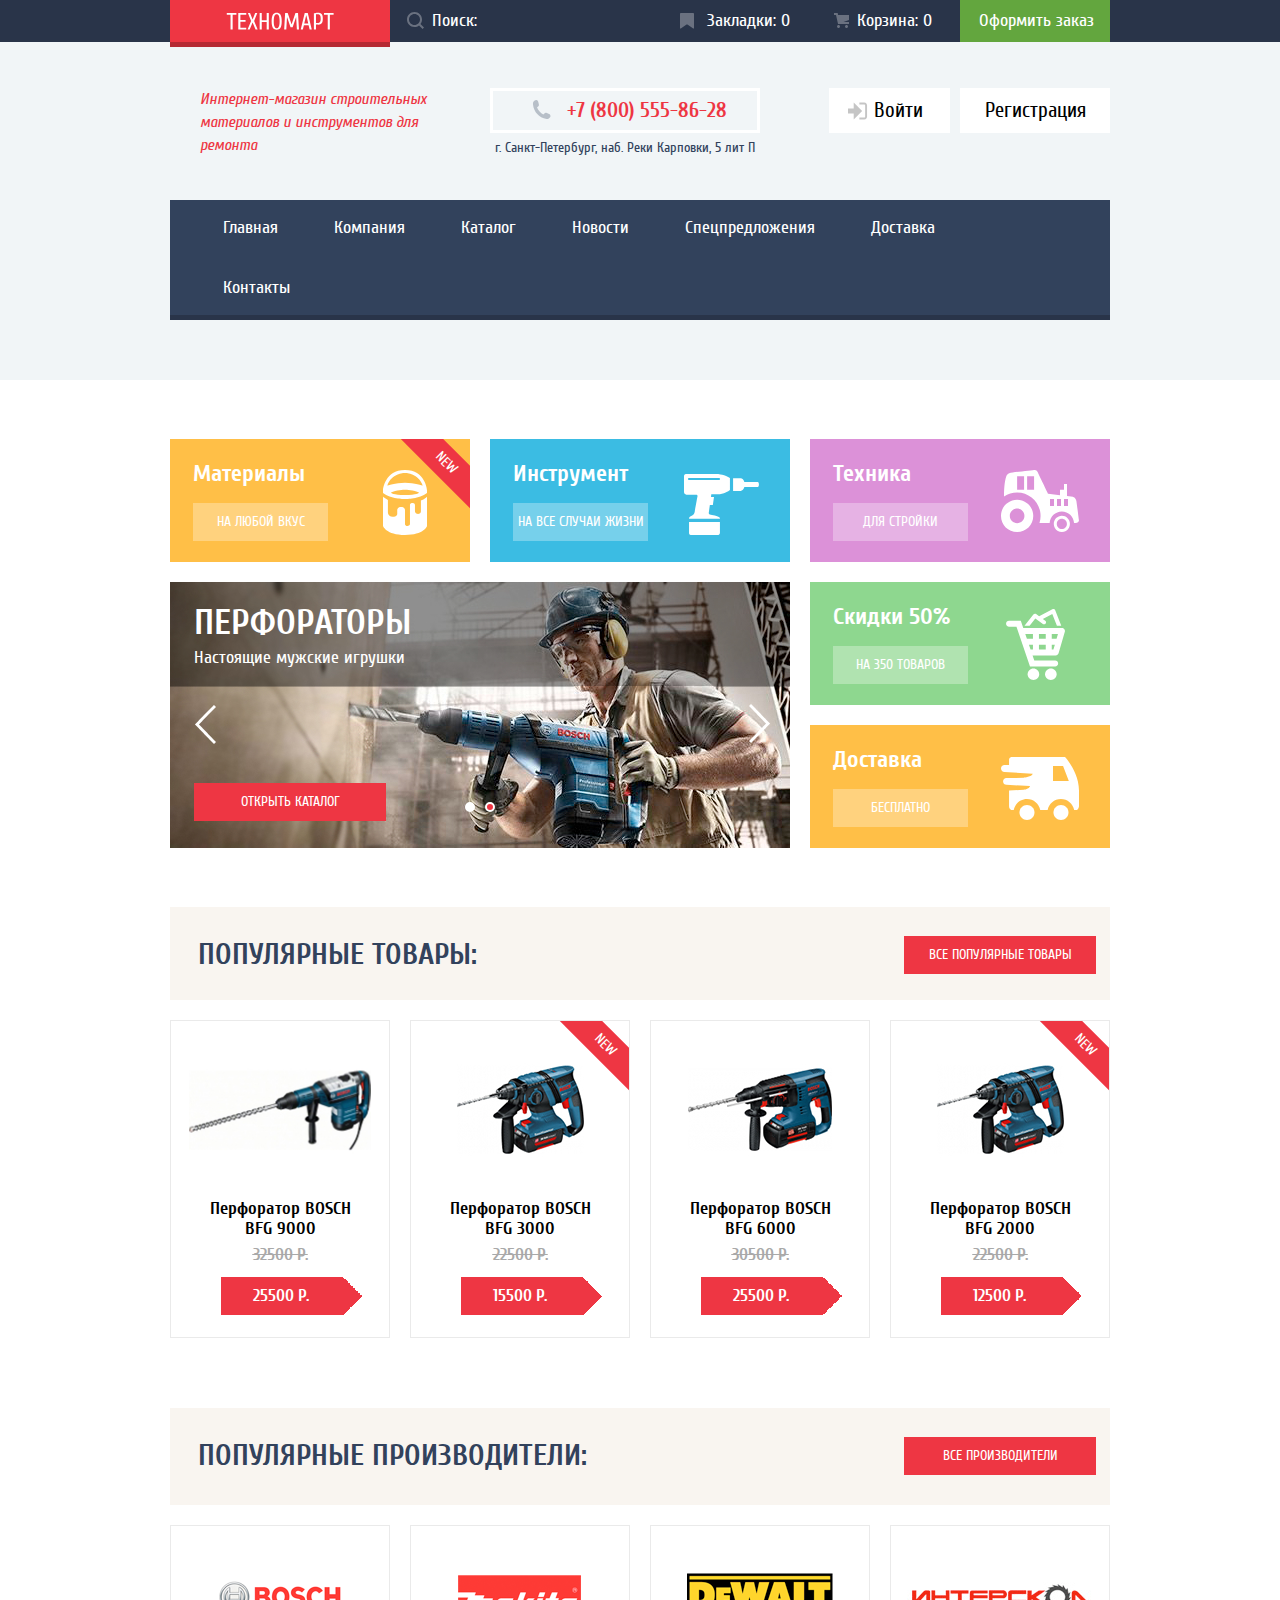
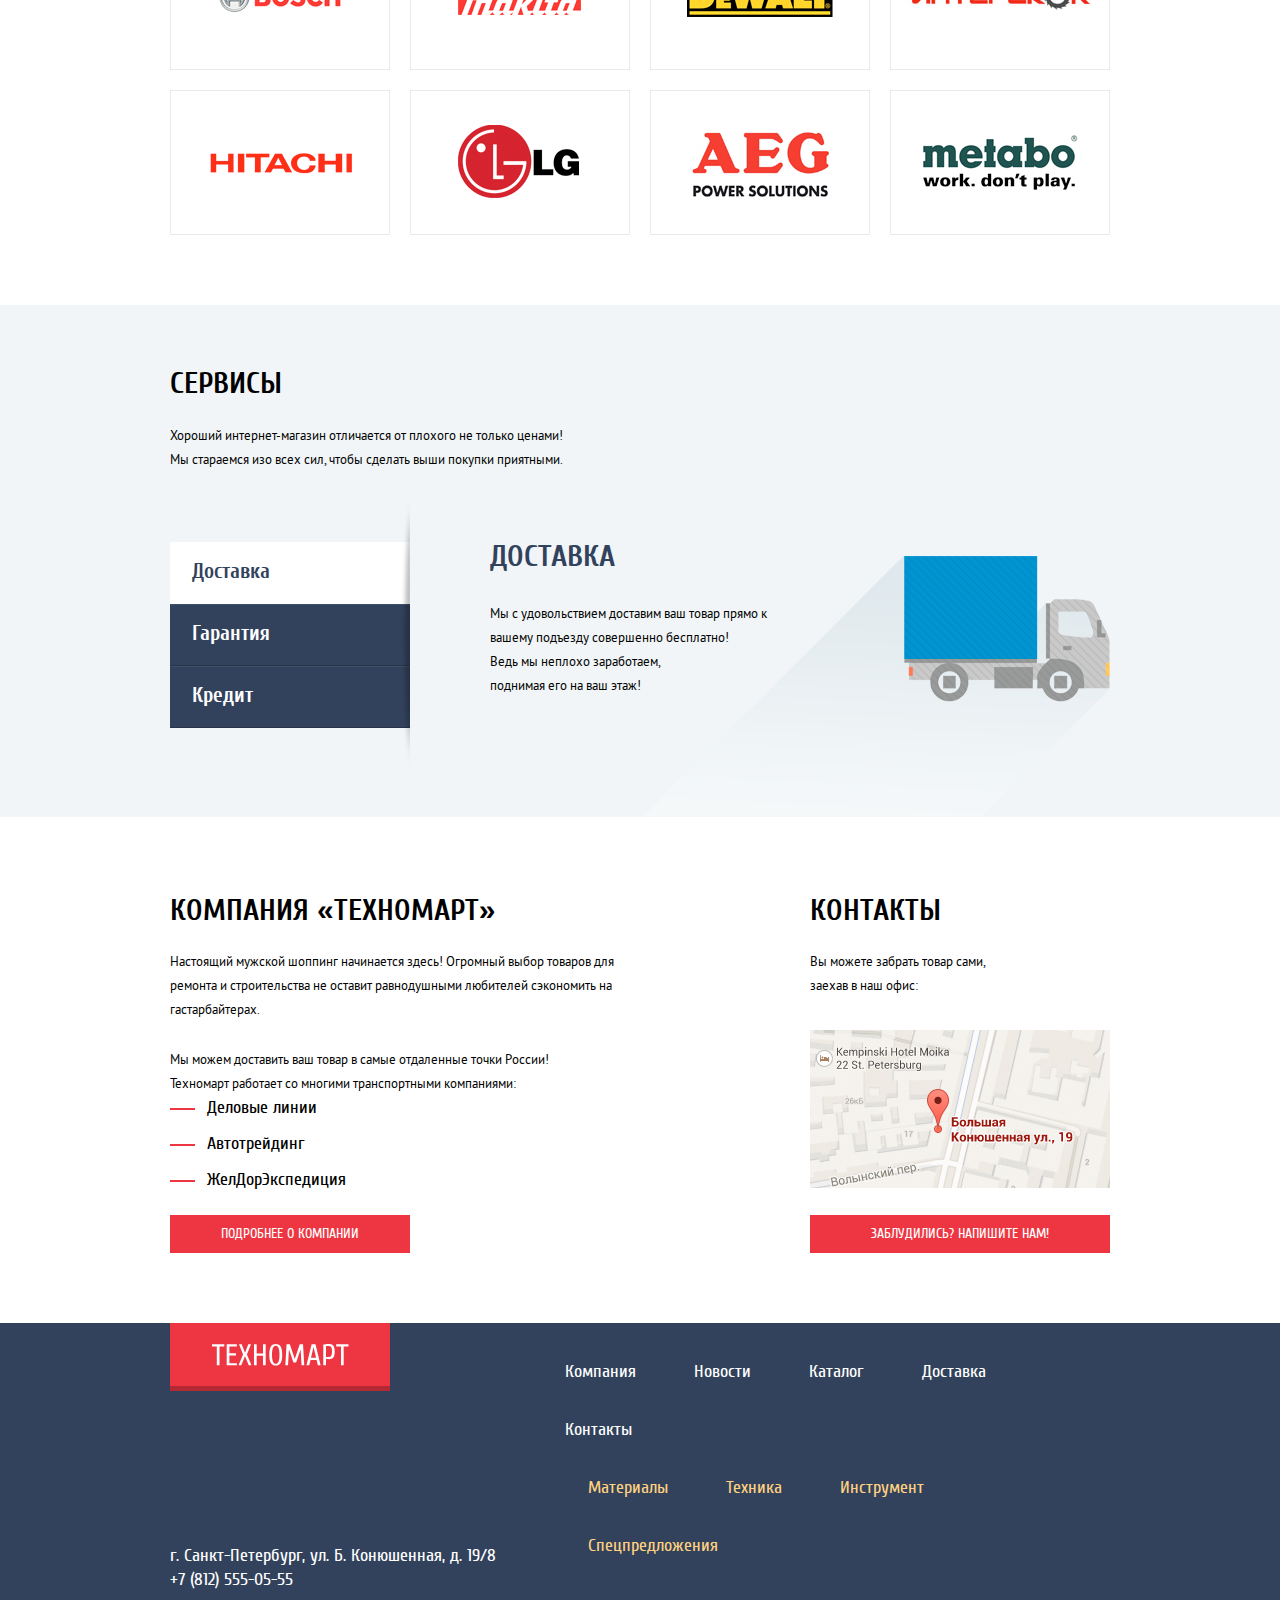
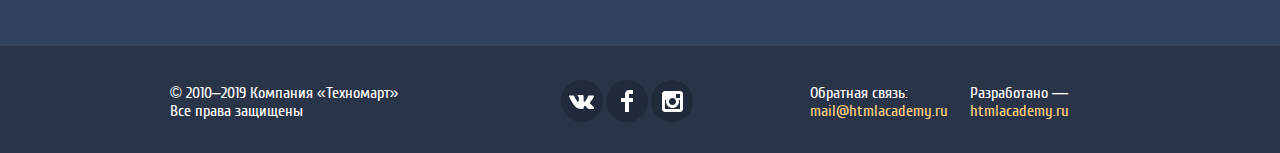
<file: index.html>
<!DOCTYPE html>
<html class="page" lang="ru">

<head>
  <meta charset="UTF-8" />
  <meta name="viewport" content="width=device-width, initial-scale=1.0" />
  <title>Техномарт</title>
  <link rel="icon" href="favicon.ico" />
  <link rel="icon" href="img/favicons/favicon.svg" type="image/svg+xml" />
  <link rel="apple-touch-icon" href="img/favicons/180.png" />
  <link rel="manifest" href="manifest.webmanifest" />
  <link rel="stylesheet" href="css/normalize.css" />
  <link rel="stylesheet" href="css/style.css" />
</head>

<body class="page-body">
  <header class="main-header">
    <div class="search-line-wrapper">
      <div class="search-line-container">
        <a class="main-header_logo" href=""><img src="img/logo-technomart.svg" alt="Логотип Техномарт" width="108"
            height="18" /></a>
        <form class="search-form" action="https://echo.htmlacademy.ru/" method="GET">
          <label class="visually-hidden" for="search-text">поиск по сайту</label>
          <input class="search-form_input" type="text" id="search-text" placeholder="Поиск:" />
          <button class="search-form_button" type="submit">
            <span class="visually-hidden">Поиск</span>
            <svg width="17" height="17" viewBox="0 0 17 17" fill="none" xmlns="http://www.w3.org/2000/svg">
              <path fill-rule="evenodd" clip-rule="evenodd"
                d="M13.458 12.044L17 15.586L15.586 17L12.044 13.458C10.782 14.421 9.21 15 7.5 15C3.35786 15 0 11.6421 0 7.5C0 3.35786 3.35786 0 7.5 0C11.6421 0 15 3.35786 15 7.5C15.0001 9.14309 14.4581 10.7403 13.458 12.044ZM7.5 2C4.467 2 2 4.467 2 7.5C2.00331 10.5362 4.4638 12.9967 7.5 13C10.532 13 13 10.532 13 7.5C13 4.467 10.532 2 7.5 2Z"
                fill="white" />
            </svg>
          </button>
        </form>
        <a class="bookmarks-button ">Закладки: <span class="bootmarks-count">0</span></a>
        <a class="basket-button ">Корзина: <span class="basket-count">0</span></a>
        <a class="order-button" href="blank.html"> Оформить заказ</a>
      </div>
    </div>

    <div class="user-navigation-wrapper">
      <div class="user-navigation-container">
        <p class="main-header_description">
          Интернет-магазин строительных материалов и инструментов для ремонта
        </p>
        <a class="main-header_telephone" href="tel:+78005558628">+7 (800) 555-86-28</a>
        <p class="main-header_addess">
          г. Санкт-Петербург, наб. Реки Карповки, 5 лит П
        </p>
        <div class="user-navigation user-navigation_unauthorized user-navigation-current">
          <a class="user-navigation-button user-navigation_login-link" href="#">
            <svg width="20" height="18" viewBox="0 0 20 18" fill="none" xmlns="http://www.w3.org/2000/svg">
              <path d="M14.1667 9L5.71429 0.5V6.5H0V11.5H5.71429V17.5L14.1667 9Z" fill="#C5C5C5" />
              <path
                d="M16.1771 15.51H11.3895V17.5H16.1771C18.2514 17.5 19.0381 15.69 19.0619 14.474V3.528C19.0381 2.311 18.2514 0.5 16.1771 0.5H11.3895V2.49H16.1771C16.9762 2.49 17.1219 3.171 17.1391 3.547V14.451C17.1229 14.827 16.9762 15.51 16.1771 15.51Z"
                fill="#C5C5C5" />
            </svg>
            <span>Войти</span>
          </a>
          <a class="user-navigation-button user-navigation_registration-link" href="№">Регистрация</a>
        </div>
        <div class="user-navigation user-navigation_authorized ">
          <a class="user-navigation_deauthorization-link" href="blank.html" aria-label="Выход из аккаунта">
            <svg width="20" height="18" viewBox="0 0 20 18" fill="none" xmlns="http://www.w3.org/2000/svg">
              <path
                d="M17.881 14.166C15.737 13.431 13.625 12.5 12.674 11.776C12.017 11.275 11.904 10.158 12.157 9.361C13.275 8.458 14.021 6.884 14.021 5.083C14.021 2.276 12.221 0 10 0C7.77902 0 5.97901 2.276 5.97901 5.083C5.97901 6.884 6.72501 8.457 7.84201 9.36C8.09501 10.158 7.98302 11.275 7.32502 11.776C6.37502 12.5 4.26201 13.43 2.11801 14.166C-0.0259852 14.902 1.48343e-05 18 1.48343e-05 18H20C20 18 20.025 14.901 17.881 14.166Z"
                fill="#C5C5C5" />
            </svg>
            <span>Равшан Джамшутович</span>
            <svg width="20" height="18" viewBox="0 0 20 18" fill="none" xmlns="http://www.w3.org/2000/svg">
              <path d="M14.1667 9L5.71429 0.5V6.5H0V11.5H5.71429V17.5L14.1667 9Z" fill="#C5C5C5" />
              <path
                d="M16.1771 15.51H11.3895V17.5H16.1771C18.2514 17.5 19.0381 15.69 19.0619 14.474V3.528C19.0381 2.311 18.2514 0.5 16.1771 0.5H11.3895V2.49H16.1771C16.9762 2.49 17.1219 3.171 17.1391 3.547V14.451C17.1229 14.827 16.9762 15.51 16.1771 15.51Z"
                fill="#C5C5C5" />
            </svg>
          </a>
          <ul class="user-navigation_menu">
            <li class="user-navigation_item">
              <a class="user-navigation_orders-link" href="blank.html">Мои заказы</a>
            </li>
            <li class="user-navigation_item">
              <a class="user-navigation_account-link" href="blank.html">Личный кабинет</a>
            </li>
          </ul>
        </div>
      </div>
    </div>

    <div class="container">
      <nav class="main-navigation">
        <ul class="site-navigation">
          <li class="site-navigation_item">
            <a href="">Главная</a>
          </li>
          <li class="site-navigation_item">
            <a href="blank.html">Компания</a>
          </li>
          <li class="site-navigation_item">
            <a href="catalog.html">Каталог</a>
          </li>
          <li class="site-navigation_item">
            <a href="blank.html">Новости</a>
          </li>
          <li class="site-navigation_item">
            <a href="blank.html">Спецпредложения</a>
          </li>
          <li class="site-navigation_item">
            <a href="blank.html">Доставка</a>
          </li>
          <li class="site-navigation_item">
            <a href="blank.html">Контакты</a>
          </li>
        </ul>
      </nav>
    </div>
  </header>
  <main>
    <h1 class="visually-hidden">
      Интернет-магазин строительных материалов и инструментов для ремонта
      Техномарт
    </h1>
    <section class="promo container">
      <h2 class="visually-hidden">Промо-блок</h2>
      <ul class="promo_list">
        <li class="promo_item">
          <h3>Материалы</h3>
          <a class="button promo_button" href="">на любой вкус</a>
          <p class="new-label new-label_visible">new</p>
        </li>
        <li class="promo_item">
          <h3>Инструмент</h3>
          <a class="button promo_button" href="">на все случаи жизни</a>
          <p class="new-label">new</p>
        </li>
        <li class="promo_item">
          <h3>Техника</h3>
          <a class="button promo_button" href="">для стройки</a>
          <p class="new-label">new</p>
        </li>
        <li class="promo_item">
          <h3>Скидки 50%</h3>
          <a class="button promo_button" href="">на 350 товаров</a>
          <p class="new-label">new</p>
        </li>
        <li class="promo_item">
          <h3>Доставка</h3>
          <a class="button promo_button" href="">бесплатно</a>
          <p class="new-label">new</p>
        </li>
        <li class="promo-slider">
          <ul class="promo-slider_list">
            <li class="promo-slider_item promo-slider_item-current">
              <div class="promo-slider_item-wrapper">
                <h3 class="promo-slider_header">Перфораторы</h3>
                <p class="promo-slider_description">
                  Настоящие мужские игрушки
                </p>
              </div>
              <a class="button promo-slider_catalog-link" href="catalog.html">Открыть каталог</a>
              <button class="promo-slider_arrow promo-slider_arrow-left" type="button"
                aria-label="Предыдущая страница"></button>
              <button class="promo-slider_arrow promo-slider_arrow-right" type="button"
                aria-label="Следующая страница"></button>
              <button class="promo-slider_bullet promo-slider_bullet-first " type="button"
                aria-label="Первый слайд"></button>
              <button class="promo-slider_bullet promo-slider_bullet-second promo-slider_bullet-current" type="button"
                aria-label="Второй слайд"></button>
            </li>
            <li class="promo-slider_item ">
              <div class="promo-slider_item-wrapper">
                <h3 class="promo-slider_header">Дрели</h3>
                <p class="promo-slider_description">Соседям на радость!</p>
              </div>
              <a class="button promo-slider_catalog-link" href="catalog.html">Открыть каталог</a>
              <button class="promo-slider_arrow promo-slider_arrow-left" type="button"
                aria-label="Предыдущая страница"></button>
              <button class="promo-slider_arrow promo-slider_arrow-right" type="button"
                aria-label="Следующая страница"></button>
              <button class="promo-slider_bullet promo-slider_bullet-first " type="button"
                aria-label="Первый слайд"></button>
              <button class="promo-slider_bullet promo-slider_bullet-second promo-slider_bullet-current" type="button"
                aria-label="Второй слайд"></button>
            </li>
          </ul>
        </li>
      </ul>
    </section>
    <section class="up-sale container">
      <div class="up-sale_header-wrapper">
        <h2>Популярные товары:</h2>
        <a class="button up-sale_button" href="blank.html">Все популярные товары</a>
      </div>
      <div class="up-sale_list">
        <article class="product-card">
          <h3 class="product-card_name">Перфоратор BOSCH<br />BFG 9000</h3>
          <p class="new-label">new</p>
          <ul class="product-card_list">
            <li class="product-card_show-img">
              <img class="product-card_img" src="img/bosch-bfg-9000.jpg" alt="Перфоратор BOSCH BFG 9000" width="184"
                height="164" />
            </li>
            <li class="product-card_show-button">
              <button class="product-card_button product-card_buy-button" type="button">Купить</button>
              <button class="product-card_button product-card_mark-button" type="button">В закладки</button>
            </li>
          </ul>
          <p class="product-card_old-price"><del>32500 Р.</del></p>
          <p class="product-card_new-price">25500 Р.</p>
        </article>
        <article class="product-card">
          <h3 class="product-card_name">Перфоратор BOSCH<br />BFG 3000</h3>
          <p class="new-label new-label_visible">new</p>
          <ul class="product-card_list">
            <li class="product-card_show-img">
              <img src="img/bosch-bfg-3000.jpg" alt="Перфоратор BOSCH BFG 3000" width="127" height="112" />
            </li>
            <li class="product-card_show-button">
              <button class="product-card_button product-card_buy-button" type="button">Купить</button>
              <button class="product-card_button product-card_mark-button" type="button">В закладки</button>
            </li>
          </ul>
          <p class="product-card_old-price"><del>22500 Р.</del></p>
          <p class="product-card_new-price">15500 Р.</p>
        </article>
        <article class="product-card">
          <h3 class="product-card_name">Перфоратор BOSCH<br />BFG 6000</h3>
          <p class="new-label ">new</p>
          <ul class="product-card_list">
            <li class="product-card_show-img">
              <img src="img/bosch-bfg-6000.jpg" alt="Перфоратор BOSCH BFG 6000" width="144" height="128" />
            </li>
            <li class="product-card_show-button">
              <button class="product-card_button product-card_buy-button" type="button">Купить</button>
              <button class="product-card_button product-card_mark-button" type="button">В закладки</button>
            </li>
          </ul>
          <p class="product-card_old-price"><del>30500 Р.</del></p>
          <p class="product-card_new-price">25500 Р.</p>
        </article>
        <article class="product-card">
          <h3 class="product-card_name">Перфоратор BOSCH<br />BFG 2000</h3>
          <p class="new-label new-label_visible">new</p>
          <ul class="product-card_list">
            <li class="product-card_show-img">
              <img src="img/bosch-bfg-2000.jpg" alt="Перфоратор BOSCH BFG 2000" width="127" height="112" />
            </li>
            <li class="product-card_show-button">
              <button class="product-card_button product-card_buy-button" type="button">Купить</button>
              <button class="product-card_button product-card_mark-button" type="button">В закладки</button>
            </li>
          </ul>
          <p class="product-card_old-price"><del>22500 Р.</del></p>
          <p class="product-card_new-price">12500 Р.</p>
        </article>
      </div>
    </section>
    <section class="producers container">
      <div class="producers_header-wrapper">
        <h2>Популярные производители:</h2>
        <a class="button producers_button" href="blank.html">Все производители</a>
      </div>
      <ul class="producers_list">
        <li class="producers_item">
          <a href="#"><img class="bosch-logo" src="img/partners/bosch.png" alt="Логотип Bosch" width="220"
              height="145" /></a>
        </li>
        <li class="producers_item">
          <a href="#"><img class="makita-logo" src="img/partners/makita.png" alt="Логотип Makita" width="220"
              height="145" /></a>
        </li>
        <li class="producers_item">
          <a href="#"><img class="dewalt-logo" src="img/partners/dewalt.png" alt="Логотип DeWalt" width="220"
              height="145" /></a>
        </li>
        <li class="producers_item">
          <a href="#"><img class="interskol-logo" src="img/partners/interskol.png" alt="Логотип Интерскол" width="220"
              height="145" /></a>
        </li>
        <li class="producers_item">
          <a href="#"><img class="hitachi-logo" src="img/partners/hitachi.png" alt="Логотип Hitachi" width="220"
              height="145" /></a>
        </li>
        <li class="producers_item">
          <a href="#"><img class="lg-logo" src="img/partners/lg.png" alt="Логотип LG" width="220" height="145" /></a>
        </li>
        <li class="producers_item">
          <a href="#"><img class="aeg-logo" src="img/partners/aeg.png" alt="Логотип AEG" width="220" height="145" /></a>
        </li>
        <li class="producers_item">
          <a href="#"><img class="metabo-logo" src="img/partners/metabo.png" alt="Логотип Metabo" width="220"
              height="145" /></a>
        </li>
      </ul>
    </section>
    <section class="services">
      <div class="services-wrapper container">
        <h2>Сервисы</h2>
        <p class="services_description">
          Хороший интернет-магазин отличается от плохого не только ценами!<br> Мы
          стараемся изо всех сил, чтобы сделать выши покупки приятными.
        </p>
        <ul class="services_button-list">
          <li class="services_button-item">
            <button class="services_button services_delivery-button services_button-active" type="button">
              Доставка
            </button>
          </li>
          <li class="services_button-item">
            <button class="services_button services_guarantee-button services_button-passive" type="button">
              Гарантия
            </button>
          </li>
          <li class="services_button-item">
            <button class="services_button services_credit-button services_button-passive" type="button">
              Кредит
            </button>
          </li>
        </ul>
        <ul class="services_list">
          <li class="services_item services_delivery services_item-current">
            <h3>Доставка</h3>
            <p>
              Мы с удовольствием доставим ваш товар прямо к вашему подъезду
              совершенно бесплатно!<br />
              Ведь мы неплохо заработаем,<br />
              поднимая его на ваш этаж!
            </p>
          </li>
          <li class="services_item services_guarantee ">
            <h3>Гарантия</h3>
            <p>
              Если купленный у нас товар поломается или заискрит,<br />
              а также в случае пожара, спровоцированного его<br />
              возгаранием, вы всегда можете быть уверены в нашей гарантии. Мы
              обменяем сгоревший товар на новый.<br />
              Дом уж восстановите как-нибудь сами.
            </p>
          </li>
          <li class="services_item services_credit ">
            <h3>Кредит</h3>
            <p>
              Залезть в долговую яму стало проще!<br />
              Кредитные консультанты придут вам на помощь
            </p>
            <a class="button services_send-credit-button" href="blank.html">Отправить заявку</a>
          </li>
        </ul>
      </div>
    </section>
    <div class="container">
      <div class="about-contacts-wrapper">
        <section class="about">
          <h2>Компания «Техномарт»</h2>
          <div class="about_description">
            <p>
              Настоящий мужской шоппинг начинается здесь! Огромный выбор товаров
              для ремонта и строительства не оставит равнодушными любителей
              сэкономить на гастарбайтерах.
            </p>
            <p>
              Мы можем доставить ваш товар в самые отдаленные точки России!<br />
              Техномарт работает со многими транспортными компаниями:
            </p>
          </div>
          <ul class="about_delivery-company-list">
            <li class="about_delivery-company-item">Деловые линии</li>
            <li class="about_delivery-company-item">Автотрейдинг</li>
            <li class="about_delivery-company-item">ЖелДорЭкспедиция</li>
          </ul>
          <a class="button about-contacts_button about_button" href="blank.html">Подробнее о компании</a>
        </section>
        <section class="contacts">
          <h2>Контакты</h2>
          <p>
            Вы можете забрать товар сами,<br />
            заехав в наш офис:
          </p>
          <a class="contacts_map" href="#"><img src="img/map.jpg" alt="Открыть карту расположения офиса" width="300"
              height="158" /></a>
          <button class="button about-contacts_button contacts_button" type="button">Заблудились? Напишите нам!</button>
        </section>
      </div>
    </div>
  </main>
  <footer class="main-footer">
    <div class="main-footer_wrapper-top container">
      <div class="main-footer_logo">
        <img src="img/logo-technomart.svg" alt="Логотип Техномарт" width="138" height="23" />
      </div>
      <p class="main-footer_address">
        г. Санкт-Петербург, ул. Б. Конюшенная, д. 19/8<br />+7 (812) 555-05-55
      </p>
      <ul class="main-footer_navigation">
        <li class="navigation_site">
          <ul class="navigation_site-list">
            <li class="navigation_site-item">
              <a href="blank.html">Компания</a>
            </li>
            <li class="navigation_site-item">
              <a href="blank.html">Новости</a>
            </li>
            <li class="navigation_site-item">
              <a href="catalog.html">Каталог</a>
            </li>
            <li class="navigation_site-item">
              <a href="blank.html">Доставка</a>
            </li>
            <li class="navigation_site-item">
              <a href="blank.html">Контакты</a>
            </li>
          </ul>
        </li>
        <li class="navigation_catalog">
          <ul class="navigation_catalog-list">
            <li class="navigation_catalog-item">
              <a href="blank.html">Материалы</a>
            </li>
            <li class="navigation_catalog-item">
              <a href="blank.html">Техника</a>
            </li>
            <li class="navigation_catalog-item">
              <a href="blank.html">Инструмент</a>
            </li>
            <li class="navigation_catalog-item">
              <a href="blank.html">Спецпредложения</a>
            </li>
          </ul>
        </li>
      </ul>
    </div>
    <div class="main-footer_wrapper-bottom-background">
      <div class="container">
        <div class="main-footer_wrapper-bottom">
          <p class="main-footer_copyright">
            © 2010–2019 Компания «Техномарт»<br />Все права защищены
          </p>
          <section class="social">
            <h2 class="visually-hidden">Социальные сети</h2>
            <ul class="social_list">
              <li class="social_item">
                <a class="social_button" href="#">
                  <span class="visually-hidden">Вконтакте</span>
                  <svg width="26" height="15" viewBox="0 0 26 15" fill="none" xmlns="http://www.w3.org/2000/svg">
                    <path
                      d="M15.5403 11.7281C16.4609 11.4384 17.6395 13.6406 18.8943 14.4834C19.836 15.1219 20.5573 14.9841 20.5573 14.9841L23.9017 14.9372C23.9017 14.9372 25.6495 14.8322 24.8232 13.4803C24.7549 13.3678 24.3389 12.4781 22.334 10.6472C20.2376 8.73186 20.5217 9.04218 23.0456 5.73093C24.5835 3.71249 25.1988 2.47968 25.0062 1.95468C24.8213 1.44936 23.6918 1.58061 23.6918 1.58061L19.9237 1.60593C19.5568 1.60686 19.2458 1.71749 19.1042 2.08874C19.1013 2.09249 18.5062 3.65061 17.7127 4.9753C16.0362 7.77749 15.3669 7.92655 15.0896 7.75124C14.4531 7.3453 14.6139 6.1228 14.6139 5.25374C14.6139 2.5378 15.0299 1.4053 13.7992 1.1128C13.388 1.0153 13.0876 0.951552 12.0389 0.942177C10.6985 0.922489 9.56027 0.942177 8.91508 1.25061C8.48656 1.45968 8.15819 1.91811 8.35753 1.94436C8.6079 1.97718 9.16931 2.09436 9.46975 2.49374C9.8559 3.01124 9.84434 4.17093 9.84434 4.17093C9.84434 4.17093 10.0649 7.36874 9.32434 7.7653C8.8159 8.03718 8.12064 7.48218 6.62516 4.9378C5.86153 3.63655 5.28471 2.19843 5.28471 2.19843C5.28471 2.19843 5.17301 1.93124 4.97079 1.78499C4.73005 1.61155 4.39301 1.55624 4.39301 1.55624L0.816563 1.57874C0.816563 1.57874 0.27923 1.59374 0.0818227 1.82436C-0.0934366 2.02874 0.0673782 2.45061 0.0673782 2.45061C0.0673782 2.45061 2.86864 8.90155 6.04064 12.1509C8.94879 15.1341 12.2537 14.9362 12.2537 14.9362H13.7511C13.7511 14.9362 14.2027 14.8856 14.4338 14.6437C14.6495 14.4187 14.6399 13.9959 14.6399 13.9959C14.6399 13.9959 14.61 12.0187 15.5403 11.7281Z"
                      fill="white" />
                  </svg>
                </a>
              </li>
              <li class="social_item">
                <a class="social_button" href="#">
                  <span class="visually-hidden">Фейсбук</span>
                  <svg width="12" height="22" viewBox="0 0 12 22" fill="none" xmlns="http://www.w3.org/2000/svg">
                    <path d="M12 4V0H8C5.79086 0 4 1.79086 4 4V8H0V12H4V22H8V12H12V8H8V4H12Z" fill="white" />
                  </svg>
                </a>
              </li>
              <li class="social_item">
                <a class="social_button" href="#">
                  <span class="visually-hidden">Инстаграм</span>
                  <svg width="21" height="21" viewBox="0 0 21 21" fill="none" xmlns="http://www.w3.org/2000/svg">
                    <path fill-rule="evenodd" clip-rule="evenodd"
                      d="M3 0H18C19.65 0 21 1.35 21 3V18C21 19.65 19.65 21 18 21H3C1.35 21 0 19.65 0 18V3C0 1.35 1.35 0 3 0ZM14 10.5C14 8.57 12.43 7 10.5 7C8.57 7 7 8.57 7 10.5C7 12.43 8.57 14 10.5 14C12.43 14 14 12.43 14 10.5ZM3 18V9H4.181C4.0626 9.49127 4.00186 9.99467 4 10.5C4 14.0899 6.91015 17 10.5 17C14.0899 17 17 14.0899 17 10.5C16.9986 9.99464 16.9379 9.49118 16.819 9H18V18H3ZM14 7H18V3H14V7Z"
                      fill="white" />
                  </svg>
                </a>
              </li>
            </ul>
          </section>
          <p class="main-footer_email">
            Обратная связь:<br /><a href="mailto:mail@htmlacademy.ru">mail@htmlacademy.ru</a>
          </p>
          <p class="main-footer_developer">
            Разработано —<br /><a href="https://htmlacademy.ru/intensive/htmlcss">htmlacademy.ru</a>
          </p>
        </div>
      </div>
    </div>
  </footer>
  <section class="modal modal-contacts ">
    <h2 class="visually-hidden">Написать в Техномарт</h2>
    <form class="contacts_form" action="https://echo.htmlacademy.ru/" method="POST">
      <div class="modal-contacts-wrapper">
        <label class="contacts_name-description" for="feedback_name">Ваше имя:</label>
        <input class="contacts_name-input" type="text" name="feedback_name" id="feedback_name"
          placeholder="Имя Фамилия" />
        <label class="contacts_email-description" for="feedback_email">Ваш E-mail:</label>
        <input class="contacts_email-input" type="email" name="feedback_email" id="feedback_email"
          placeholder="email@example.com" />
        <label class="contacts_text-description" for="feedback_text">Текст письма:</label>
        <textarea class="contacts_text-textarea" name="feedback_text" id="feedback_text" cols="30" rows="10"
          placeholder="В свободной форме"></textarea>
      </div>
      <div class="modal-contacts_button-wrapper">
        <button class="button modal-contacts_button" type="submit">Отправить</button>
      </div>
    </form>
    <button class="close-button close-button_modal-contacts" type="button" aria-label="Закрыть окно"></button>
  </section>
  <section class="modal modal-map ">
    <h2 class="visually-hidden">Карта расположения офиса</h2>
    <a href="#"><img class="map_img" src="img/map_popup.jpg" alt="Карта расположения офиса" width="1736"
        height="779" /></a>
    <button class="close-button close-button_modal-map" type="button" aria-label="Закрыть окно"></button>
  </section>
</body>

</html>
</file>
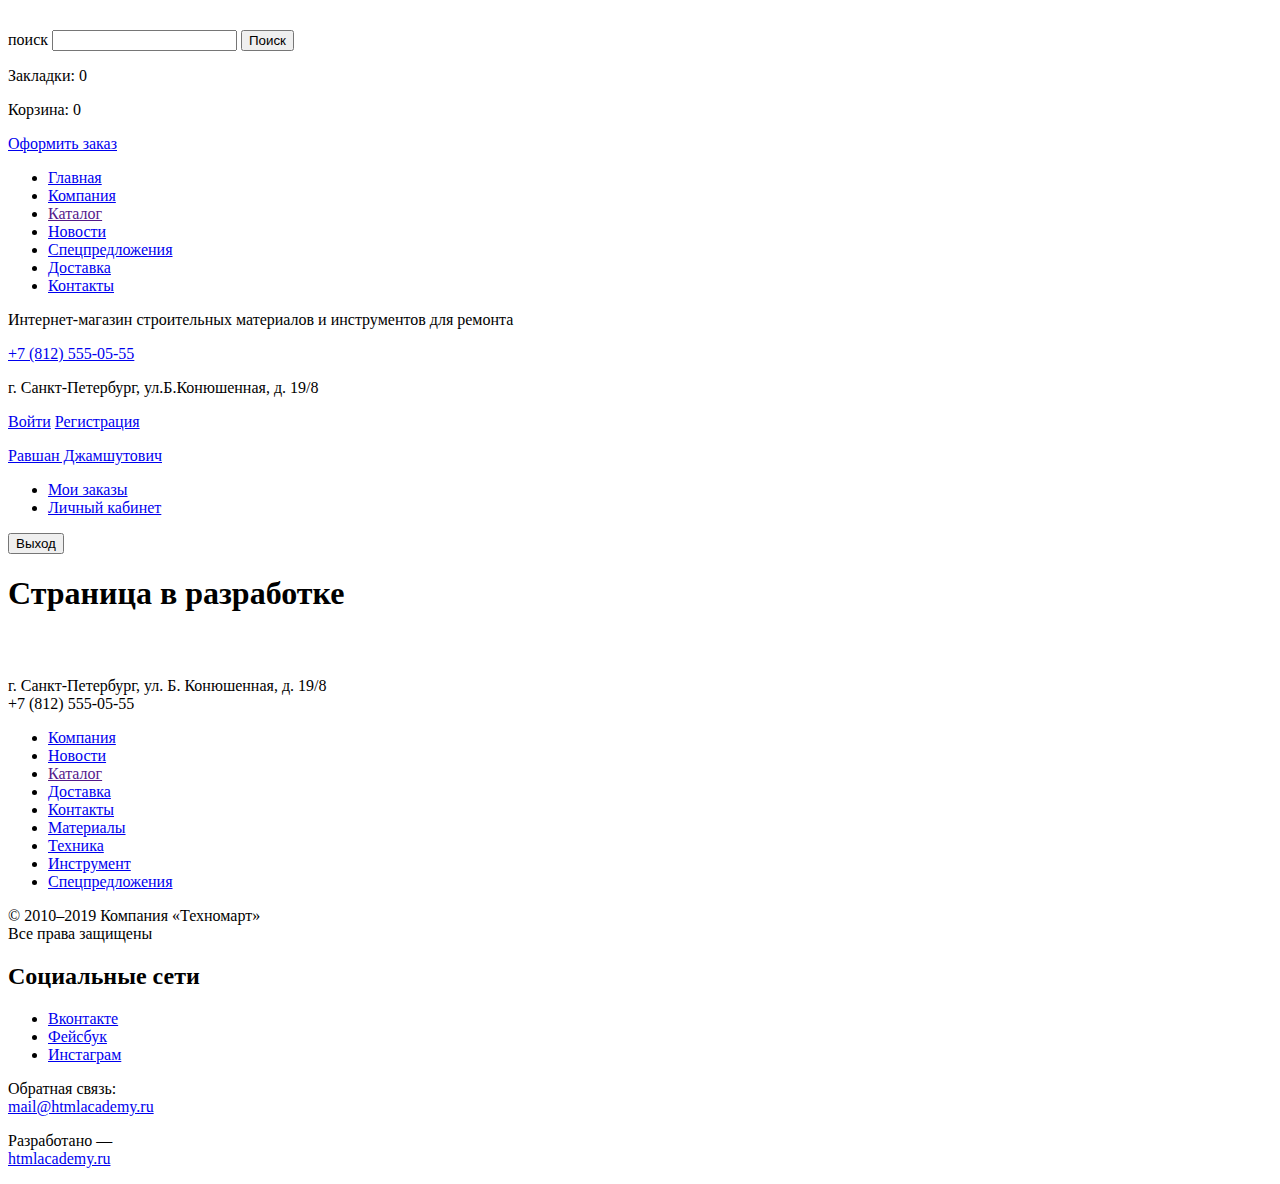
<file: blank.html>
<!DOCTYPE html>
<html lang="ru">

<head>
    <meta charset="UTF-8" />
    <meta name="viewport" content="width=device-width, initial-scale=1.0" />
    <title>Техномарт</title>
</head>

<body>
    <header>
        <nav>
            <a href="index.html"><img src="img/logo-technomart.svg" alt="Логотип Техномарт" width="108" height="18" /></a>
            <form action="https://echo.htmlacademy.ru/" method="GET">
                <label for="search-text">поиск</label>
                <input type="search" id="search-text" />
                <button type="submit">Поиск</button>
            </form>
            <p>Закладки: <span>0</span></p>
            <p>Корзина: <span>0</span></p>
            <a href="blank.html">Оформить заказ</a>

            <ul>
                <li><a href="index.html">Главная</a></li>
                <li><a href="blank.html">Компания</a></li>
                <li><a href="">Каталог</a></li>
                <li><a href="blank.html">Новости</a></li>
                <li><a href="blank.html">Спецпредложения</a></li>
                <li><a href="blank.html">Доставка</a></li>
                <li><a href="blank.html">Контакты</a></li>
            </ul>
        </nav>
        <p>
            Интернет-магазин строительных материалов и инструментов для ремонта
        </p>
        <div>
            <a href="tel:+78125550555">+7 (812) 555-05-55</a>
            <p>г. Санкт-Петербург, ул.Б.Конюшенная, д. 19/8</p>
        </div>
        <div>
            <div>
                <a href="#">Войти</a>
                <a href="№">Регистрация</a>
            </div>
            <div>
                <p><a href="blank.html">Равшан Джамшутович</a></p>
                <ul>
                    <li><a href="#">Мои заказы</a></li>
                    <li><a href="#">Личный кабинет</a></li>
                </ul>
                <button type="button">Выход</button>
            </div>
        </div>
    </header>
    <main>
        <h1>Страница в разработке</h1>
    </main>
    <footer>
        <img src="img/logo-technomart.svg" alt="Логотип Техномарт" width="138" height="23" />
        <p>г. Санкт-Петербург, ул. Б. Конюшенная, д. 19/8<br>+7 (812) 555-05-55</p>
        <ul>
            <li><a href="blank.html">Компания</a></li>
            <li><a href="blank.html">Новости</a></li>
            <li><a href="">Каталог</a></li>
            <li><a href="blank.html">Доставка</a></li>
            <li><a href="blank.html">Контакты</a></li>
            <li><a href="blank.html">Материалы</a></li>
            <li><a href="blank.html">Техника</a></li>
            <li><a href="blank.html">Инструмент</a></li>
            <li><a href="blank.html">Спецпредложения</a></li>
        </ul>
        <p>© 2010–2019 Компания «Техномарт»<br>Все права защищены</p>
        <section>
            <h2>Социальные сети</h2>
            <ul>
                <li>
                    <a href="#">Вконтакте</a>
                </li>
                <li>
                    <a href="#">Фейсбук</a>
                </li>
                <li>
                    <a href="#">Инстаграм</a>
                </li>
            </ul>
        </section>
        <p>Обратная связь:<br><a href="mailto:mail@htmlacademy.ru">mail@htmlacademy.ru</a></p>
        <p>Разработано —<br><a href="https://htmlacademy.ru/intensive/htmlcss">htmlacademy.ru</a></p>
    </footer>
</body>

</html>
</file>
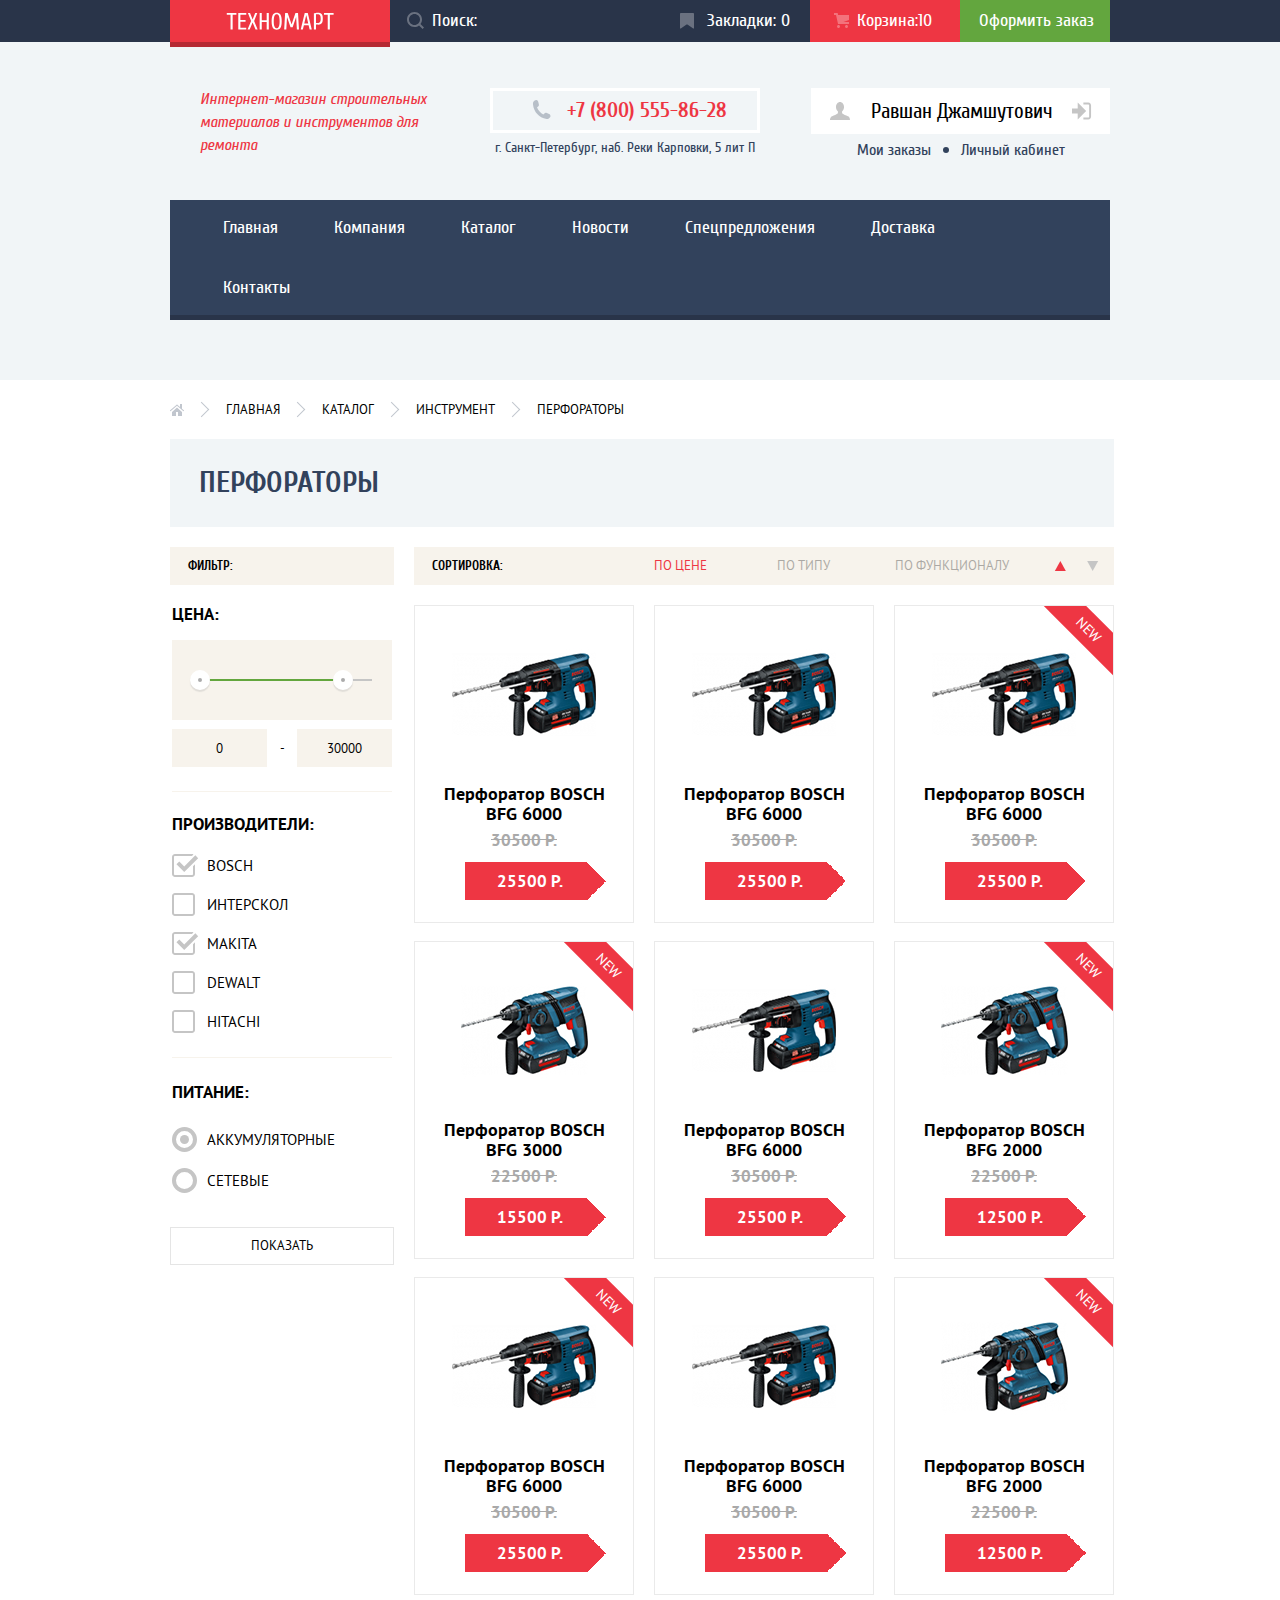
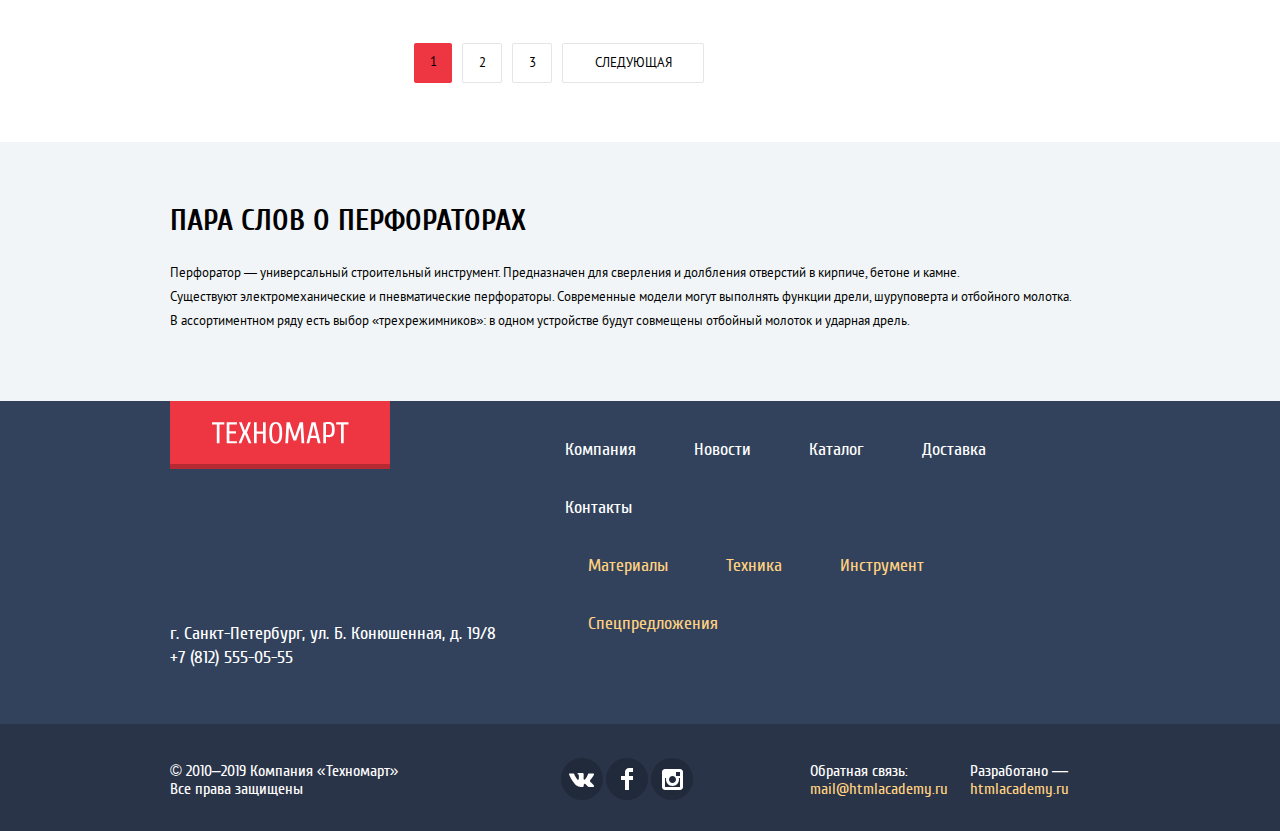
<file: catalog.html>
<!DOCTYPE html>
<html lang="ru">

<head>
  <meta charset="UTF-8" />
  <meta name="viewport" content="width=device-width, initial-scale=1.0" />
  <title>Техномарт</title>
  <link rel="icon" href="favicon.ico" />
  <link rel="icon" href="img/favicons/favicon.svg" type="image/svg+xml" />
  <link rel="apple-touch-icon" href="img/favicons/180.png" />
  <link rel="manifest" href="manifest.webmanifest" />
  <link rel="stylesheet" href="css/normalize.css" />
  <link rel="stylesheet" href="css/style.css" />
</head>

<body class="page-body">
  <header class="main-header">
    <div class="search-line-wrapper">
      <div class="search-line-container">
        <a class="main-header_logo" href="index.html"><img src="img/logo-technomart.svg" alt="Логотип Техномарт"
            width="108" height="18" /></a>
        <form class="search-form" action="https://echo.htmlacademy.ru/" method="GET">
          <label class="visually-hidden" for="search-text">поиск по сайту</label>
          <input class="search-form_input" type="text" id="search-text" placeholder="Поиск:" />
          <button class="search-form_button" type="submit">
            <span class="visually-hidden">Поиск</span>
            <svg width="17" height="17" viewBox="0 0 17 17" fill="none" xmlns="http://www.w3.org/2000/svg">
              <path fill-rule="evenodd" clip-rule="evenodd"
                d="M13.458 12.044L17 15.586L15.586 17L12.044 13.458C10.782 14.421 9.21 15 7.5 15C3.35786 15 0 11.6421 0 7.5C0 3.35786 3.35786 0 7.5 0C11.6421 0 15 3.35786 15 7.5C15.0001 9.14309 14.4581 10.7403 13.458 12.044ZM7.5 2C4.467 2 2 4.467 2 7.5C2.00331 10.5362 4.4638 12.9967 7.5 13C10.532 13 13 10.532 13 7.5C13 4.467 10.532 2 7.5 2Z"
                fill="white" />
            </svg>
          </button>
        </form>
        <a class="bookmarks-button ">Закладки: <span class="bootmarks-count">0</span></a>
        <a class="basket-button not_empty">Корзина:<span class="basket-count">10</span></a>
        <a class="order-button" href="blank.html"> Оформить заказ</a>
      </div>
    </div>

    <div class="user-navigation-wrapper">
      <div class="user-navigation-container">
        <p class="main-header_description">
          Интернет-магазин строительных материалов и инструментов для ремонта
        </p>
        <a class="main-header_telephone" href="tel:+78005558628">+7 (800) 555-86-28</a>
        <p class="main-header_addess">
          г. Санкт-Петербург, наб. Реки Карповки, 5 лит П
        </p>
        <div class="user-navigation user-navigation_unauthorized ">
          <a class="user-navigation-button user-navigation_login-link" href="#">
            <svg width="20" height="18" viewBox="0 0 20 18" fill="none" xmlns="http://www.w3.org/2000/svg">
              <path d="M14.1667 9L5.71429 0.5V6.5H0V11.5H5.71429V17.5L14.1667 9Z" fill="#C5C5C5" />
              <path
                d="M16.1771 15.51H11.3895V17.5H16.1771C18.2514 17.5 19.0381 15.69 19.0619 14.474V3.528C19.0381 2.311 18.2514 0.5 16.1771 0.5H11.3895V2.49H16.1771C16.9762 2.49 17.1219 3.171 17.1391 3.547V14.451C17.1229 14.827 16.9762 15.51 16.1771 15.51Z"
                fill="#C5C5C5" />
            </svg>
            <span>Войти</span>
          </a>
          <a class="user-navigation-button user-navigation_registration-link" href="№">Регистрация</a>
        </div>
        <div class="user-navigation user-navigation_authorized user-navigation-current">
          <a class="user-navigation_profile-link" href="blank.html" aria-label="Открыть профиль пользователя">
            <svg width="20" height="18" viewBox="0 0 20 18" fill="none" xmlns="http://www.w3.org/2000/svg">
              <path
              d="M17.881 14.166C15.737 13.431 13.625 12.5 12.674 11.776C12.017 11.275 11.904 10.158 12.157 9.361C13.275 8.458 14.021 6.884 14.021 5.083C14.021 2.276 12.221 0 10 0C7.77902 0 5.97901 2.276 5.97901 5.083C5.97901 6.884 6.72501 8.457 7.84201 9.36C8.09501 10.158 7.98302 11.275 7.32502 11.776C6.37502 12.5 4.26201 13.43 2.11801 14.166C-0.0259852 14.902 1.48343e-05 18 1.48343e-05 18H20C20 18 20.025 14.901 17.881 14.166Z"
              fill="#C5C5C5" />
            </svg>
            <span>Равшан Джамшутович</span>
          </a>
          <a class="user-navigation_deauthorization-link" href="blank.html" aria-label="Выход из аккаунта">
            <svg width="20" height="18" viewBox="0 0 20 18" fill="none" xmlns="http://www.w3.org/2000/svg">
              <path d="M14.1667 9L5.71429 0.5V6.5H0V11.5H5.71429V17.5L14.1667 9Z" fill="#C5C5C5" />
              <path
                d="M16.1771 15.51H11.3895V17.5H16.1771C18.2514 17.5 19.0381 15.69 19.0619 14.474V3.528C19.0381 2.311 18.2514 0.5 16.1771 0.5H11.3895V2.49H16.1771C16.9762 2.49 17.1219 3.171 17.1391 3.547V14.451C17.1229 14.827 16.9762 15.51 16.1771 15.51Z"
                fill="#C5C5C5" />
            </svg>
          </a>
          <ul class="user-navigation_menu">
            <li class="user-navigation_item">
              <a class="user-navigation_orders-link" href="blank.html">Мои заказы</a>
            </li>
            <li class="user-navigation_item">
              <a class="user-navigation_account-link" href="blank.html">Личный кабинет</a>
            </li>
          </ul>
        </div>
      </div>
    </div>

    <div class="container">
      <nav class="main-navigation">
        <ul class="site-navigation">
          <li class="site-navigation_item">
            <a href="index.html">Главная</a>
          </li>
          <li class="site-navigation_item">
            <a href="blank.html">Компания</a>
          </li>
          <li class="site-navigation_item">
            <a href="">Каталог</a>
          </li>
          <li class="site-navigation_item">
            <a href="blank.html">Новости</a>
          </li>
          <li class="site-navigation_item">
            <a href="blank.html">Спецпредложения</a>
          </li>
          <li class="site-navigation_item">
            <a href="blank.html">Доставка</a>
          </li>
          <li class="site-navigation_item">
            <a href="blank.html">Контакты</a>
          </li>
        </ul>
      </nav>
    </div>
  </header>

  <main class="main-inner">
    <div class="catalog-wrapper container">
      <h1 class="page-title">Перфораторы</h1>
      <ul class="breadcrumbs">
        <li class="breadcrumbs-item"><a href="catalog.html">Главная</a></li>
        <li class="breadcrumbs-item"><a href="catalog.html">Каталог</a></li>
        <li class="breadcrumbs-item"><a href="blank.html">Инструмент</a></li>
        <li class="breadcrumbs-item breadcrumbs-current"><a href="">Перфораторы</a></li>
      </ul>
      <section class="filters">
        <h2>Фильтр:</h2>
        <form class="filter" action="https://echo.htmlacademy.ru/" method="get">
          <fieldset class="filter-price">
            <legend class="filter-price_title">Цена:</legend>
            <div class="range_control">
              <div class="range_scale">
                <div class="range_bar" style="width: 85%; margin-left: 0%;"></div>
              </div>
              <div class="range_toggle range_toggle-min" tabindex="0" style="left: 8%"></div>
              <div class="range_toggle range_toggle-max" tabindex="0" style="left: 73%"></div>
            </div>
            <div class="range_price-control">
              <label class="visually-hidden" for="price-min">Минимальная цена</label>
              <input class="range_price-control-min" id="price-min" type="text" name="price_min" value="0" />
              <p>-</p>
              <label class="visually-hidden" for="price-max">Максимальная цена</label>
              <input class="range_price-control-max" id="price-max" type="text" name="price_max" value="30000" />
            </div>
          </fieldset>
          <fieldset class="filter-producers">
            <legend class="filter-producers_title">Производители:</legend>
            <ul class="filter-producers_list">
              <li class="filter-option filter-checkbox">
                <input class="visually-hidden filter-input-checkbox" type="checkbox" name="bosch" id="bosch" checked />
                <label for="bosch">Bosch</label>
              </li>
              <li class="filter-option filter-checkbox">
                <input class="visually-hidden filter-input-checkbox" type="checkbox" name="iterskol" id="iterskol" />
                <label for="iterskol">Интерскол</label>
              </li>
              <li class="filter-option filter-checkbox">
                <input class="visually-hidden filter-input-checkbox" type="checkbox" name="makita" id="makita"
                  checked />
                <label for="makita">Makita</label>
              </li>
              <li class="filter-option filter-checkbox">
                <input class="visually-hidden filter-input-checkbox" type="checkbox" name="dewalt" id="dewalt" />
                <label for="dewalt">Dewalt</label>
              </li>
              <li class="filter-option filter-checkbox">
                <input class="visually-hidden filter-input-checkbox" type="checkbox" name="hitachi" id="hitachi" />
                <label for="hitachi">Hitachi</label>
              </li>
            </ul>
          </fieldset>
          <fieldset class="filter-power">
            <legend class="filter-power_title">Питание:</legend>
            <ul class="filter-power_list">
              <li class="filter-option filter-radio">
                <input class="visually-hidden filter-input-radio" type="radio" name="power-supply" value="accumulator"
                  id="accumulator" checked />
                <label for="accumulator">Аккумуляторные</label>
              </li>
              <li class="filter-option filter-radio">
                <input class="visually-hidden filter-input-radio" type="radio" name="power-supply" value="network"
                  id="network" />
                <label for="network">Сетевые</label>
              </li>
            </ul>
          </fieldset>
          <button class="filter-button" type="submit">Показать</button>
        </form>
      </section>
      <section class="sorting">
        <h2>Сортировка:</h2>
        <ul class="sorting-list">
          <li class="sorting-item sorting-item-price"><button
              class="sorting-button sorting-button-price sorting-button-current" type="button">По цене</button>
          </li>
          <li class="sorting-item sorting-item-type"><button class="sorting-button sorting-button-type" type="button">По
              типу</button></li>
          <li class="sorting-item sorting-item-function"><button class="sorting-button sorting-button-function"
              type="button">По функционалу</button></li>
          <li class="sorting-item sorting-item-ascending">
            <button class="sorting-button sorting-button-ascending sorting-button-current" type="button" aria-label="По
            возрастанию">
              <svg width="12" height="10" viewBox="0 0 12 10" fill="none" xmlns="http://www.w3.org/2000/svg">
                <path d="M5.66241 10L0.162415 0H11.1624" fill="#C5C5C5" />
              </svg>
            </button>
          </li>
          <li class="sorting-item sorting-item-decending">
            <button class="sorting-button sorting-button-decending" type="button" aria-label="По убыванию">
              <svg width="12" height="10" viewBox="0 0 12 10" fill="none" xmlns="http://www.w3.org/2000/svg">
                <path d="M5.66241 10L0.162415 0H11.1624" fill="#C5C5C5" />
              </svg>
            </button>
          </li>
        </ul>
      </section>
      <section class="catalog">
        <h2 class="visually-hidden">Список перфораторов</h2>
        <ul class="catalog-list">
          <li class="catalog-item">
            <article class="product-card">
              <h3 class="product-card_name">Перфоратор BOSCH<br />BFG 6000</h3>
              <p class="new-label ">new</p>
              <ul class="product-card_list">
                <li class="product-card_show-img">
                  <img src="img/bosch-bfg-6000.jpg" alt="Перфоратор BOSCH BFG 6000" width="144" height="128" />
                </li>
                <li class="product-card_show-button">
                  <button class="product-card_button product-card_buy-button" type="button">Купить</button>
                  <button class="product-card_button product-card_mark-button" type="button">В закладки</button>
                </li>
              </ul>
              <p class="product-card_old-price"><del>30500 Р.</del></p>
              <p class="product-card_new-price">25500 Р.</p>
            </article>
          </li>
          <li class="catalog-item">
            <article class="product-card">
              <h3 class="product-card_name">Перфоратор BOSCH<br />BFG 6000</h3>
              <p class="new-label ">new</p>
              <ul class="product-card_list">
                <li class="product-card_show-img">
                  <img src="img/bosch-bfg-6000.jpg" alt="Перфоратор BOSCH BFG 6000" width="144" height="128" />
                </li>
                <li class="product-card_show-button">
                  <button class="product-card_button product-card_buy-button" type="button">Купить</button>
                  <button class="product-card_button product-card_mark-button" type="button">В закладки</button>
                </li>
              </ul>
              <p class="product-card_old-price"><del>30500 Р.</del></p>
              <p class="product-card_new-price">25500 Р.</p>
            </article>
          </li>
          <li class="catalog-item">
            <article class="product-card">
              <h3 class="product-card_name">Перфоратор BOSCH<br />BFG 6000</h3>
              <p class="new-label new-label_visible">new</p>
              <ul class="product-card_list">
                <li class="product-card_show-img">
                  <img src="img/bosch-bfg-6000.jpg" alt="Перфоратор BOSCH BFG 6000" width="144" height="128" />
                </li>
                <li class="product-card_show-button">
                  <button class="product-card_button product-card_buy-button" type="button">Купить</button>
                  <button class="product-card_button product-card_mark-button" type="button">В закладки</button>
                </li>
              </ul>
              <p class="product-card_old-price"><del>30500 Р.</del></p>
              <p class="product-card_new-price">25500 Р.</p>
            </article>
          </li>
          <li class="catalog-item">
            <article class="product-card">
              <h3 class="product-card_name">Перфоратор BOSCH<br />BFG 3000</h3>
              <p class="new-label new-label_visible">new</p>
              <ul class="product-card_list">
                <li class="product-card_show-img">
                  <img src="img/bosch-bfg-3000.jpg" alt="Перфоратор BOSCH BFG 3000" width="127" height="112" />
                </li>
                <li class="product-card_show-button">
                  <button class="product-card_button product-card_buy-button" type="button">Купить</button>
                  <button class="product-card_button product-card_mark-button" type="button">В закладки</button>
                </li>
              </ul>
              <p class="product-card_old-price"><del>22500 Р.</del></p>
              <p class="product-card_new-price">15500 Р.</p>
            </article>
          </li>
          <li class="catalog-item">
            <article class="product-card">
              <h3 class="product-card_name">Перфоратор BOSCH<br />BFG 6000</h3>
              <p class="new-label ">new</p>
              <ul class="product-card_list">
                <li class="product-card_show-img">
                  <img src="img/bosch-bfg-6000.jpg" alt="Перфоратор BOSCH BFG 6000" width="144" height="128" />
                </li>
                <li class="product-card_show-button">
                  <button class="product-card_button product-card_buy-button" type="button">Купить</button>
                  <button class="product-card_button product-card_mark-button" type="button">В закладки</button>
                </li>
              </ul>
              <p class="product-card_old-price"><del>30500 Р.</del></p>
              <p class="product-card_new-price">25500 Р.</p>
            </article>
          </li>
          <li class="catalog-item">
            <article class="product-card">
              <h3 class="product-card_name">Перфоратор BOSCH<br />BFG 2000</h3>
              <p class="new-label new-label_visible">new</p>
              <ul class="product-card_list">
                <li class="product-card_show-img">
                  <img src="img/bosch-bfg-2000.jpg" alt="Перфоратор BOSCH BFG 2000" width="127" height="112" />
                </li>
                <li class="product-card_show-button">
                  <button class="product-card_button product-card_buy-button" type="button">Купить</button>
                  <button class="product-card_button product-card_mark-button" type="button">В закладки</button>
                </li>
              </ul>
              <p class="product-card_old-price"><del>22500 Р.</del></p>
              <p class="product-card_new-price">12500 Р.</p>
            </article>
          </li>
          <li class="catalog-item">
            <article class="product-card">
              <h3 class="product-card_name">Перфоратор BOSCH<br />BFG 6000</h3>
              <p class="new-label new-label_visible">new</p>
              <ul class="product-card_list">
                <li class="product-card_show-img">
                  <img src="img/bosch-bfg-6000.jpg" alt="Перфоратор BOSCH BFG 6000" width="144" height="128" />
                </li>
                <li class="product-card_show-button">
                  <button class="product-card_button product-card_buy-button" type="button">Купить</button>
                  <button class="product-card_button product-card_mark-button" type="button">В закладки</button>
                </li>
              </ul>
              <p class="product-card_old-price"><del>30500 Р.</del></p>
              <p class="product-card_new-price">25500 Р.</p>
            </article>
          </li>
          <li class="catalog-item">
            <article class="product-card">
              <h3 class="product-card_name">Перфоратор BOSCH<br />BFG 6000</h3>
              <p class="new-label ">new</p>
              <ul class="product-card_list">
                <li class="product-card_show-img">
                  <img src="img/bosch-bfg-6000.jpg" alt="Перфоратор BOSCH BFG 6000" width="144" height="128" />
                </li>
                <li class="product-card_show-button">
                  <button class="product-card_button product-card_buy-button" type="button">Купить</button>
                  <button class="product-card_button product-card_mark-button" type="button">В закладки</button>
                </li>
              </ul>
              <p class="product-card_old-price"><del>30500 Р.</del></p>
              <p class="product-card_new-price">25500 Р.</p>
            </article>
          </li>
          <li class="catalog-item">
            <article class="product-card">
              <h3 class="product-card_name">Перфоратор BOSCH<br />BFG 2000</h3>
              <p class="new-label new-label_visible">new</p>
              <ul class="product-card_list">
                <li class="product-card_show-img">
                  <img src="img/bosch-bfg-2000.jpg" alt="Перфоратор BOSCH BFG 2000" width="127" height="112" />
                </li>
                <li class="product-card_show-button">
                  <button class="product-card_button product-card_buy-button" type="button">Купить</button>
                  <button class="product-card_button product-card_mark-button" type="button">В закладки</button>
                </li>
              </ul>
              <p class="product-card_old-price"><del>22500 Р.</del></p>
              <p class="product-card_new-price">12500 Р.</p>
            </article>
          </li>
        </ul>
        <ul class="pagination-list">
          <li class="pagination-item pagination-item-current">
            <a href="">1</a>
          </li>
          <li class="pagination-item">
            <a href="#">2</a>
          </li>
          <li class="pagination-item">
            <a href="#">3</a>
          </li>
          <li class="pagination-item pagination-item_last">
            <a href="#">Следующая</a>
          </li>
        </ul>
      </section>
    </div>
    <section class="catalog-description">
      <div class="container">
        <h2>Пара слов о перфораторах</h2>
        <p>
          Перфоратор — универсальный строительный инструмент. Предназначен для
          сверления и долбления отверстий в кирпиче, бетоне и камне.<br>Существуют
          электромеханические и пневматические перфораторы. Современные модели
          могут выполнять функции дрели, шуруповерта и отбойного молотка.<br>В
          ассортиментном ряду есть выбор «трехрежимников»: в одном устройстве
          будут совмещены отбойный молоток и ударная дрель.
        </p>
      </div>
    </section>
  </main>
  <footer class="main-footer">
    <div class="main-footer_wrapper-top container">
      <div class="main-footer_logo">
        <img src="img/logo-technomart.svg" alt="Логотип Техномарт" width="138" height="23" />
      </div>
      <p class="main-footer_address">
        г. Санкт-Петербург, ул. Б. Конюшенная, д. 19/8<br />+7 (812) 555-05-55
      </p>
      <ul class="main-footer_navigation">
        <li class="navigation_site">
          <ul class="navigation_site-list">
            <li class="navigation_site-item">
              <a href="blank.html">Компания</a>
            </li>
            <li class="navigation_site-item">
              <a href="blank.html">Новости</a>
            </li>
            <li class="navigation_site-item">
              <a href="">Каталог</a>
            </li>
            <li class="navigation_site-item">
              <a href="blank.html">Доставка</a>
            </li>
            <li class="navigation_site-item">
              <a href="blank.html">Контакты</a>
            </li>
          </ul>
        </li>
        <li class="navigation_catalog">
          <ul class="navigation_catalog-list">
            <li class="navigation_catalog-item">
              <a href="blank.html">Материалы</a>
            </li>
            <li class="navigation_catalog-item">
              <a href="blank.html">Техника</a>
            </li>
            <li class="navigation_catalog-item">
              <a href="blank.html">Инструмент</a>
            </li>
            <li class="navigation_catalog-item">
              <a href="blank.html">Спецпредложения</a>
            </li>
          </ul>
        </li>
      </ul>
    </div>
    <div class="main-footer_wrapper-bottom-background">
      <div class="container">
        <div class="main-footer_wrapper-bottom">
          <p class="main-footer_copyright">
            © 2010–2019 Компания «Техномарт»<br />Все права защищены
          </p>
          <section class="social">
            <h2 class="visually-hidden">Социальные сети</h2>
            <ul class="social_list">
              <li class="social_item">
                <a class="social_button" href="#">
                  <span class="visually-hidden">Вконтакте</span>
                  <svg width="26" height="15" viewBox="0 0 26 15" fill="none" xmlns="http://www.w3.org/2000/svg">
                    <path
                      d="M15.5403 11.7281C16.4609 11.4384 17.6395 13.6406 18.8943 14.4834C19.836 15.1219 20.5573 14.9841 20.5573 14.9841L23.9017 14.9372C23.9017 14.9372 25.6495 14.8322 24.8232 13.4803C24.7549 13.3678 24.3389 12.4781 22.334 10.6472C20.2376 8.73186 20.5217 9.04218 23.0456 5.73093C24.5835 3.71249 25.1988 2.47968 25.0062 1.95468C24.8213 1.44936 23.6918 1.58061 23.6918 1.58061L19.9237 1.60593C19.5568 1.60686 19.2458 1.71749 19.1042 2.08874C19.1013 2.09249 18.5062 3.65061 17.7127 4.9753C16.0362 7.77749 15.3669 7.92655 15.0896 7.75124C14.4531 7.3453 14.6139 6.1228 14.6139 5.25374C14.6139 2.5378 15.0299 1.4053 13.7992 1.1128C13.388 1.0153 13.0876 0.951552 12.0389 0.942177C10.6985 0.922489 9.56027 0.942177 8.91508 1.25061C8.48656 1.45968 8.15819 1.91811 8.35753 1.94436C8.6079 1.97718 9.16931 2.09436 9.46975 2.49374C9.8559 3.01124 9.84434 4.17093 9.84434 4.17093C9.84434 4.17093 10.0649 7.36874 9.32434 7.7653C8.8159 8.03718 8.12064 7.48218 6.62516 4.9378C5.86153 3.63655 5.28471 2.19843 5.28471 2.19843C5.28471 2.19843 5.17301 1.93124 4.97079 1.78499C4.73005 1.61155 4.39301 1.55624 4.39301 1.55624L0.816563 1.57874C0.816563 1.57874 0.27923 1.59374 0.0818227 1.82436C-0.0934366 2.02874 0.0673782 2.45061 0.0673782 2.45061C0.0673782 2.45061 2.86864 8.90155 6.04064 12.1509C8.94879 15.1341 12.2537 14.9362 12.2537 14.9362H13.7511C13.7511 14.9362 14.2027 14.8856 14.4338 14.6437C14.6495 14.4187 14.6399 13.9959 14.6399 13.9959C14.6399 13.9959 14.61 12.0187 15.5403 11.7281Z"
                      fill="white" />
                  </svg>
                </a>
              </li>
              <li class="social_item">
                <a class="social_button" href="#">
                  <span class="visually-hidden">Фейсбук</span>
                  <svg width="12" height="22" viewBox="0 0 12 22" fill="none" xmlns="http://www.w3.org/2000/svg">
                    <path d="M12 4V0H8C5.79086 0 4 1.79086 4 4V8H0V12H4V22H8V12H12V8H8V4H12Z" fill="white" />
                  </svg>
                </a>
              </li>
              <li class="social_item">
                <a class="social_button" href="#">
                  <span class="visually-hidden">Инстаграм</span>
                  <svg width="21" height="21" viewBox="0 0 21 21" fill="none" xmlns="http://www.w3.org/2000/svg">
                    <path fill-rule="evenodd" clip-rule="evenodd"
                      d="M3 0H18C19.65 0 21 1.35 21 3V18C21 19.65 19.65 21 18 21H3C1.35 21 0 19.65 0 18V3C0 1.35 1.35 0 3 0ZM14 10.5C14 8.57 12.43 7 10.5 7C8.57 7 7 8.57 7 10.5C7 12.43 8.57 14 10.5 14C12.43 14 14 12.43 14 10.5ZM3 18V9H4.181C4.0626 9.49127 4.00186 9.99467 4 10.5C4 14.0899 6.91015 17 10.5 17C14.0899 17 17 14.0899 17 10.5C16.9986 9.99464 16.9379 9.49118 16.819 9H18V18H3ZM14 7H18V3H14V7Z"
                      fill="white" />
                  </svg>
                </a>
              </li>
            </ul>
          </section>
          <p class="main-footer_email">
            Обратная связь:<br /><a href="mailto:mail@htmlacademy.ru">mail@htmlacademy.ru</a>
          </p>
          <p class="main-footer_developer">
            Разработано —<br /><a href="https://htmlacademy.ru/intensive/htmlcss">htmlacademy.ru</a>
          </p>
        </div>
      </div>
    </div>
  </footer>
  <section class="modal modal-add ">
    <h2 class="add-title">Товар добавлен в корзину!</h2>
    <ul class="add-list">
      <li class="add-item">
        <button class="button button-order" type="button">Оформить заказ</button>
      </li>
      <li class="add-item">
        <button class="button button-continue" type="button">Продолжить покупки</button>
      </li>
    </ul>
    <button class="close-button close-button_modal-add" type="button" aria-label="Закрыть окно"></button>
  </section>
</body>

</html>
</file>
<file: css/style.css>
/* Variables */

:root {
  --basic-white: #ffffff;
  --basic-black: #000000;
  --basic-red-extra-dark: #ba2732;
  --basic-red-dark: #ca2c37;
  --basic-red: #ee3643;
  --basic-gray-extra-dark: #32425c;
  --basic-gray-dark: #3d546f;
  --basic-gray: #a9a9a9;
  --basic-gray-middle: #c5c5c5;
  --basic-gray-light: #f7f3ec;
  --basik-gray-extra-light: #f9f5f0;
  --basic-yellow: #ffd180;
  --basic-yellow-dark: #ffbf47;
  --basic-green: #5fbb2d;
  --basic-green-dark: #63a63e;
  --basic-green-extra-dark: #518534;
  --basic-green-light: #8ed78f;
  --basic-blue-light: #f1f5f7;
  --basic-blue: #3bbce3;
  --basic-blue-dark: #293449;
  --basik-blue-dark2: #32425c;
  --basik-blue-dark3: #161d29;
  --basic-violet: #dc91d8;

  --special-gray: rgba(0, 0, 0, 0.25);
  --special-button: rgba(255, 255, 255, 0.3);
  --special-button-hover: rgba(197, 197, 197, 0.3);
  --special-button-active: rgba(169, 169, 169, 0.3);
  --special-order-button-active: rgba(255, 255, 255, 0.5);
  --special-card-border: #eaeaea;
  --special-gray-social-button: #212a3a;
  --special-gray-range: #ababab;
  --special-gray-filter-option: #b5b5b5;
  --special-gray-button: #e5e5e5;
  --special-gray-modal: #f4f4f4;
  --special-gray-modal2: #f1f1f1;
}

/* Fonts */

@font-face {
  font-family: "Cuprum";
  src: url("../fonts/cuprum.woff2") format("woff2"),
    url("../fonts/cuprum.woff") format("woff");
  font-weight: 400;
  font-style: normal;
}

@font-face {
  font-family: "Cuprum";
  src: url("../fonts/cuprumbold.woff2") format("woff2"),
    url("../fonts/cuprumbold.woff") format("woff");
  font-weight: 700;
  font-style: normal;
}

@font-face {
  font-family: "Cuprum";
  src: url("../fonts/cuprumitalic.woff2") format("woff2"),
    url("../fonts/cuprumitalic.woff") format("woff");
  font-weight: 400;
  font-style: italic;
}

@font-face {
  font-family: "PT Sans";
  src: url("../fonts/ptsans.woff2") format("woff2"),
    url("../fonts/ptsans.woff") format("woff");
  font-weight: 400;
  font-style: normal;
}

@font-face {
  font-family: "PT Sans";
  src: url("../fonts/ptsansbold.woff2") format("woff2"),
    url("../fonts/ptsansbold.woff") format("woff");
  font-weight: 700;
  font-style: normal;
}

/* Global */

.page {
  height: 100%;
}

.page-body {
  position: relative;
  min-width: 940px;
  margin: 0;
  padding: 0;
  font-family: "Cuprum", "Arial", sans-serif;
  font-style: normal;
  font-size: 18px;
  line-height: 24px;
  font-weight: 400;
  color: var(--basic-black);

  min-height: 100%;
  display: grid;
  grid-template-rows: min-content 1fr min-content;
  align-content: start;
}

.container {
  width: 940px;
  margin: 0 auto;
  padding: 0 10px;
}

.main-inner {
  font-family: "PT Sans", "Arial", sans-serif;
  font-size: 13px;
  line-height: 18px;
}

a {
  text-decoration: none;
}

img {
  max-width: 100%;
  height: auto;
}

.page-body h2 {
  font-family: "Cuprum", "Arial", sans-serif;
  font-size: 30px;
  line-height: 30px;
  text-transform: uppercase;
  margin: 0;
}

.page-title {
  font-family: "Cuprum", "Arial", sans-serif;
  font-size: 30px;
  line-height: 30px;
  text-transform: uppercase;
  color: var(--basik-blue-dark2);
  background-color: var(--basic-blue-light);
  margin: 0;
  padding: 29px;
}

.button {
  display: block;
  background-color: var(--basic-red);
  font-size: 14px;
  line-height: 18px;
  text-transform: uppercase;
  color: var(--basic-white);
  border: 0px none;
  cursor: pointer;
}

.button:hover {
  background-color: var(--basic-red-dark);
}

.button:active {
  background-color: var(--basic-red-extra-dark);
}

.visually-hidden {
  position: absolute;
  width: 1px;
  height: 1px;
  margin: -1px;
  border: 0;
  padding: 0;
  white-space: nowrap;
  clip-path: inset(100%);
  clip: rect(0 0 0 0);
  overflow: hidden;
}

.new-label {
  display: none;
  justify-content: center;
  align-items: center;
  position: absolute;
  top: 9px;
  right: -26px;
  width: 100px;
  height: 30px;
  font-size: 14px;
  line-height: 18px;
  text-transform: uppercase;
  color: var(--basic-white);
  background-color: var(--basic-red);
  vertical-align: middle;
  transform: rotate(45deg);
  margin: 0;
}

.new-label_visible {
  display: flex;
}

/* header */

.main-header {
  background-color: var(--basic-blue-light);
  display: grid;
  grid-template-rows: min-content 1fr min-content;
  padding-bottom: 60px;
}

/* search-line-wrapper */

.search-line-wrapper {
  background-color: var(--basic-blue-dark);
  margin-bottom: 46px;
}

.search-line-container {
  width: 940px;
  margin: 0 auto;
  display: flex;
  justify-content: space-between;
  align-items: center;
  padding: 0 10px;
}

.search-form {
  flex-grow: 1;
  display: flex;
  /* background-color: var(--basic-blue-dark); */
  min-height: 42px;
}

.search-form_input {
  display: block;
  padding: 0;
  border: 0;
  order: 1;
  width: 100%;
  background-color: var(--basic-blue-dark);
}

.search-form_input:focus {
  outline: none;
}

.search-form_input::placeholder {
  color: var(--basic-white);
  font-size: 18px;
  line-height: 24px;
  height: 100%;
}

.search-form_button {
  display: block;
  width: 42px;
  padding: 0;
  border: 0;
  background-color: var(--basic-blue-dark);
  cursor: pointer;
}

.search-form_input:focus {
  background-color: var(--basic-white);
}

.search-form_input:focus + .search-form_button {
  background-color: var(--basic-white);
  opacity: 1;
}

.search-form_input:focus + .search-form_button svg {
  opacity: 1;
}

.search-form_input:focus + .search-form_button path {
  fill: var(--basic-red);
}

.search-form_button svg {
  display: block;
  padding: 12px 8px 13px 17px;
  opacity: 0.3;
}

.search-form_button:hover svg {
  opacity: 1;
}

.search-form_button:active svg {
  opacity: 0.3;
}

.search-form_button:active .search-form_input {
  opacity: 0.3;
}

.main-header_logo {
  display: block;
  background-color: var(--basic-red);
  width: 220px;
  box-shadow: inset 0px -5px 0px rgba(0, 0, 0, 0.24);
  padding: 12px 56px 17px;
  box-sizing: border-box;
  margin-bottom: -5px;
}

.main-header_logo img {
  display: block;
  width: 108px;
  height: 18px;
}

.main-header_logo:active {
  background-color: var(--basic-red-extra-dark);
}

.bookmarks-button,
.basket-button {
  position: relative;
  display: block;
  min-width: 150px;
  box-sizing: border-box;
  color: var(--basic-white);
  padding: 9px 9px 9px 47px;
  cursor: pointer;
}

.bookmarks-button::before {
  content: "";
  position: absolute;
  width: 14px;
  height: 16px;
  top: 13px;
  left: 20px;
  background-image: url("../img/icon/icon-bookmark.svg");
  background-repeat: no-repeat;
  background-position: 0 0;
  opacity: 0.3;
  cursor: pointer;
}

.bookmarks-button:hover::before {
  opacity: 1;
}

.bookmarks-button:active {
  background-color: var(--basik-blue-dark3);
  opacity: 0.3;
}

.bookmarks-button:active::before {
  opacity: 0.3;
}

.basket-button::before {
  content: "";
  position: absolute;
  width: 15px;
  height: 15px;
  top: 13px;
  left: 24px;
  background-image: url("../img/icon/icon-basket.svg");
  background-repeat: no-repeat;
  background-position: 0 0;
  opacity: 0.3;
  cursor: pointer;
}

.basket-button:hover::before {
  opacity: 1;
}

.basket-button:active {
  background-color: var(--basik-blue-dark3);
  opacity: 0.3;
}

.basket-button:active::before {
  opacity: 0.3;
}

.not_empty {
  background-color: var(--basic-red);
}

.order-button {
  display: block;
  min-width: 150px;
  color: var(--basic-white);
  background-color: var(--basic-green-dark);
  box-sizing: border-box;
  padding: 9px 16px 9px 19px;
  cursor: pointer;
}

.order-button:hover {
  background-color: var(--basic-green);
}

.order-button:active {
  background-color: var(--basic-green-dark);
  color: var(--special-order-button-active);
}

/* user-navigation-wrapper */

.user-navigation-container {
  width: 940px;
  margin: 0 auto;
  padding: 0 10px;
  display: grid;
  grid-template-columns: 1fr 270px 299px;
  grid-template-rows: 45px min-content;
  column-gap: 51px;
  margin-bottom: 40px;
}

.main-header_description {
  font-size: 16px;
  line-height: 23px;
  font-style: italic;
  color: var(--basic-red);
  grid-area: 1/1/3/2;
  margin: 0;
  padding-left: 30px;
}

.main-header_telephone {
  position: relative;
  display: block;
  box-sizing: border-box;
  font-size: 21px;
  line-height: 30px;
  font-weight: 700;
  color: var(--basic-red);
  grid-area: 1/2/2/3;
  border: 3px solid var(--basic-white);
  padding-left: 74px;
  padding-top: 4px;
}

.main-header_telephone::after {
  content: "";
  position: absolute;
  top: 9px;
  left: 39px;
  width: 19px;
  height: 19px;
  background-image: url("../img/icon/icon-phone.svg");
  background-repeat: no-repeat;
  background-position: 0 0;
}

.main-header_addess {
  font-size: 14px;
  color: var(--basik-blue-dark2);
  grid-area: 2/2/3/3;
  margin: 0;
  align-self: center;
  justify-self: center;
  padding-top: 3px;
}

.user-navigation_unauthorized {
  grid-area: 1/3/2/4;
}

.user-navigation_unauthorized {
  display: flex;
  justify-content: flex-end;
}

.user-navigation-button {
  font-size: 21px;
  line-height: 21px;
  color: var(--basic-black);
  background-color: var(--basic-white);
}

.user-navigation-button:hover {
  color: var(--basic-red);
}

.user-navigation-button:active {
  color: var(--basic-gray-middle);
}

.user-navigation_login-link {
  display: flex;
  position: relative;
  width: 121px;
  align-items: center;
  margin-right: 10px;
}

.user-navigation_login-link svg {
  padding-left: 19px;
  padding-right: 6px;
}

.user-navigation_login-link:hover path {
  fill: var(--basic-gray-dark);
}

.user-navigation_login-link:active path {
  fill: var(--basic-gray-middle);
}

.user-navigation_login-link:active svg {
  filter: drop-shadow(0px 4px 4px rgba(0, 0, 0, 0.25));
}

.user-navigation_registration-link {
  display: flex;
  width: 150px;
  justify-content: center;
  align-items: center;
}

.user-navigation_authorized {
  grid-area: 1/3/3/4;
  display: flex;
  flex-wrap: wrap;
  justify-content: center;
}

.user-navigation_profile-link {
  display: flex;
  flex-wrap: wrap;
  font-size: 21px;
  line-height: 21px;
  color: var(--basic-black);
  box-sizing: border-box;
  width: 242px;
  background-color: var(--basic-white);
  min-height: 45px;
  justify-content: flex-end;
  align-items: center;
  margin-bottom: 7px;
}

.user-navigation_deauthorization-link {
  display: flex;
  flex-wrap: wrap;
  font-size: 21px;
  line-height: 21px;
  color: var(--basic-black);
  box-sizing: border-box;
  width: 57px;
  background-color: var(--basic-white);
  min-height: 45px;
  justify-content: center;
  align-items: center;
  margin-bottom: 7px;
}


.user-navigation_profile-link span {
  padding-left: 21px;
  /* padding-right: 20px; */
}

.user-navigation_deauthorization-link:hover path,
.user-navigation_profile-link:hover path {
  fill: var(--basic-gray-dark);
}

.user-navigation_profile-link:active span {
  color: var(--basic-gray-middle);
}

.user-navigation_deauthorization-link:active path,
.user-navigation_profile-link:active path {
  fill: var(--basic-gray-middle);
}

.user-navigation_menu {
  list-style: none;
  font-size: 16px;
  line-height: 18px;
  color: var(--basik-blue-dark2);
  grid-area: 2/3/3/4;
  display: flex;
  flex-wrap: wrap;
  justify-content: center;
  margin: 0;
  padding: 0;
}

.user-navigation_item {
  position: relative;
}

.user-navigation_item a {
  color: inherit;
}

.user-navigation_item:not(:last-child) {
  margin-right: 30px;
}

.user-navigation_item:not(:last-child)::before {
  content: "";
  position: absolute;
  top: 6px;
  right: -18px;
  width: 6px;
  height: 6px;
  background-color: var(--basic-gray-extra-dark);
  border-radius: 50%;
}

.user-navigation_orders-link:hover,
.user-navigation_account-link:hover {
  color: var(--basic-red);
}

.user-navigation_orders-link:active,
.user-navigation_account-link:active {
  color: var(--basic-gray-middle);
}

.user-navigation {
  display: none;
}

.user-navigation-current {
  display: flex;
}

/* main-navigation */

.main-navigation {
  background-color: var(--basik-blue-dark2);
  box-shadow: inset 0px -5px 0px var(--basic-blue-dark);
}

.site-navigation {
  list-style: none;
  margin: 0;
  padding: 0;
  display: flex;
  flex-wrap: wrap;
  margin: 0 25px;
}

.site-navigation_item {
  padding: 16px 28px 20px;
}

.site-navigation_item a {
  color: var(--basic-white);
}

.site-navigation_item:hover {
  background-color: var(--basic-blue-dark);
}

.site-navigation_item:active a {
  opacity: 0.5;
}

/* promo */
.promo {
  margin-top: 59px;
  margin-bottom: 59px;
}

.promo_list {
  list-style: none;
  color: var(--basic-white);
  display: grid;
  grid-template-columns: repeat(3, 300px);
  grid-template-rows: repeat(3, 123px);
  gap: 20px;
  padding: 0;
  margin: 0;
}

.promo_item {
  position: relative;
  overflow: hidden;
}

.promo_item:nth-child(1):after {
  content: "";
  position: absolute;
  width: 44px;
  height: 65px;
  top: 31px;
  right: 43px;
  background-image: url("../img/icon/icon-paint.svg");
  background-repeat: no-repeat;
  background-position: 0 0;
}

.promo_item:nth-child(2):after {
  content: "";
  position: absolute;
  width: 75px;
  height: 61px;
  top: 35px;
  right: 31px;
  background-image: url("../img/icon/icon-drill.svg");
  background-repeat: no-repeat;
  background-position: 0 0;
}

.promo_item:nth-child(3):after {
  content: "";
  position: absolute;
  width: 78px;
  height: 62px;
  top: 31px;
  right: 31px;
  background-image: url("../img/icon/icon-tractor.svg");
  background-repeat: no-repeat;
  background-position: 0 0;
}

.promo_item:nth-child(4):after {
  content: "";
  position: absolute;
  width: 59px;
  height: 72px;
  top: 26px;
  right: 45px;
  background-image: url("../img/icon/icon-cart.svg");
  background-repeat: no-repeat;
  background-position: 0 0;
}

.promo_item:nth-child(5):after {
  content: "";
  position: absolute;
  width: 78px;
  height: 63px;
  top: 32px;
  right: 31px;
  background-image: url("../img/icon/icon-auto.svg");
  background-repeat: no-repeat;
  background-position: 0 0;
}

.promo_item h3 {
  font-size: 24px;
  line-height: 30px;
  width: 135px;
  margin: 20px 143px 14px 23px;
}

.promo_button {
  display: flex;
  flex-wrap: wrap;
  width: 135px;
  justify-content: center;
  align-items: center;
  margin-left: 23px;
}

.promo_list .promo_item:nth-child(1),
.promo_list .promo_item:nth-child(5) {
  background-color: var(--basic-yellow-dark);
}

.promo_list .promo_item:nth-child(2) {
  background-color: var(--basic-blue);
}

.promo_list .promo_item:nth-child(3) {
  background-color: var(--basic-violet);
}

.promo_list .promo_item:nth-child(4) {
  background-color: var(--basic-green-light);
}

.promo_button {
  background-color: var(--special-button);
  width: 135px;
  height: 38px;
}

.promo_button:hover {
  background-color: var(--special-button-hover);
}

.promo_button:active {
  background-color: var(--special-button-active);
}

/* promo-slider */

.promo-slider {
  grid-area: 2/1/4/3;
}

.promo-slider_list {
  list-style: none;
  color: var(--basic-white);
  padding: 0;
  margin: 0;
}

.promo-slider_item {
  display: none;
  position: relative;
  width: 620px;
  height: 266px;
  background-image: url("../img/background-perforators.jpg");
  background-repeat: no-repeat;
  background-position: 0 0;
}

.promo-slider_item-current {
  display: block;
}

.promo-slider_item-wrapper {
  box-sizing: border-box;
  width: 620px;
  background: var(--special-gray);
  min-height: 104px;
  padding: 23px 24px 16px;
}

.promo-slider_header {
  display: block;
  font-size: 36px;
  line-height: 36px;
  font-weight: 700;
  text-transform: uppercase;
  margin: 0;
  margin-bottom: 5px;
}

.promo-slider_description {
  margin: 0;
}

.promo-slider_catalog-link {
  display: flex;
  position: absolute;
  bottom: 27px;
  left: 24px;
  width: 192px;
  height: 38px;
  justify-content: center;
  align-items: center;
}

.promo-slider_arrow {
  position: absolute;
  top: 122px;
  width: 22px;
  height: 40px;
  background-color: transparent;
  background-image: url("../img/arrow.png");
  background-repeat: no-repeat;
  background-position: 0 0;
  border: 0;
  padding: 0;
  cursor: pointer;
}

.promo-slider_arrow-left {
  left: 24px;
}

.promo-slider_arrow-right {
  right: 19px;
  transform: rotate(180deg);
}

.promo-slider_bullet {
  position: absolute;
  bottom: 36px;
  width: 10px;
  height: 10px;
  border-radius: 50%;
  background-color: var(--basic-white);
  border: 2px solid var(--basic-white);
  padding: 0;
  cursor: pointer;
}

.promo-slider_bullet-first {
  left: 295px;
}

.promo-slider_bullet-second {
  right: 295px;
}

.promo-slider_bullet-current {
  background-color: var(--basic-red);
}

/* up-sale */

.up-sale {
  margin-bottom: 70px;
}

.up-sale_header-wrapper {
  display: flex;
  background-color: var(--basik-gray-extra-light);
  padding: 29px 14px 26px 28px;
  justify-content: space-between;
  align-items: center;
  margin-bottom: 20px;
}

.up-sale h2 {
  color: var(--basik-blue-dark2);
}

.up-sale_button {
  display: flex;
  width: 192px;
  min-height: 38px;
  justify-content: center;
  align-items: center;
}

.up-sale_list {
  display: grid;
  grid-template-columns: repeat(4, 220px);
  gap: 20px;
}

.product-card {
  position: relative;
  box-sizing: border-box;
  display: flex;
  flex-direction: column;
  justify-content: center;
  align-items: center;
  width: 220px;
  min-height: 318px;
  overflow: hidden;
  border: 1px solid var(--special-card-border);
  padding: 6px 18px 21px;
}

.product-card_list {
  list-style: none;
  padding: 0;
  margin: 0;
  order: 1;
  width: 100%;
  height: 164px;
  margin-bottom: 7px;
}

.product-card_show-img {
  display: flex;
  justify-content: center;
  align-items: center;
  width: 100%;
  height: 100%;
}

.product-card_show-button {
  display: none;
}

.product-card:hover {
  box-shadow: 0px 4px 20px rgba(0, 0, 0, 0.15);
}

.product-card:hover .product-card_show-img {
  display: none;
}

.product-card:hover .product-card_show-button {
  display: flex;
  flex-direction: column;
  align-items: center;
}

.product-card_name {
  text-align: center;
  font-size: 18px;
  line-height: 20px;
  font-weight: 700;
  margin: 0;
  order: 2;
  margin-bottom: 7px;
}

.product-card_button {
  width: 135px;
  height: 38px;
  font-size: 14px;
  line-height: 18px;
  text-transform: uppercase;
  border: 0;
  padding: 0;
  cursor: pointer;
}

.product-card_buy-button {
  position: relative;
  background-color: var(--basic-green-dark);
  box-shadow: inset 0px -3px 0px #367315;
  color: var(--basic-white);
  border-radius: 2px;
  margin-top: 38px;
  margin-bottom: 10px;
  padding-left: 53px;
  padding-right: 10px;
  text-align: start;
}

.product-card_buy-button::after {
  position: absolute;
  content: "";
  top: 10px;
  left: 30px;
  width: 15px;
  height: 15px;
  background-image: url("../img/icon/icon-basket.svg");
  background-repeat: no-repeat;
  background-position: 0 0;
  opacity: 0.3;
}

.product-card_buy-button:hover {
  background-color: var(--basic-green);
}

.product-card_buy-button:active {
  background-color: var(--basic-green-extra-dark);
}

.product-card_mark-button {
  background-color: var(--basic-white);
  color: var(--basic-gray-extra-dark);
  border: 3px solid var(--basic-green-dark);
  border-radius: 2px;
}

.product-card_mark-button:hover {
  border: 3px solid #32425c;
}

.product-card_mark-button:active {
  opacity: 0.5;
}

.product-card_old-price {
  display: block;
  font-size: 17px;
  line-height: 18px;
  font-weight: 700;
  text-decoration: line-through;
  text-transform: uppercase;
  color: var(--basic-gray);
  margin: 0;
  order: 3;
  margin-bottom: 13px;
}

.product-card_new-price {
  display: block;
  box-sizing: border-box;
  background-color: var(--basic-red);
  background-image: linear-gradient(45deg, #ee3643 50%, #ffffff 50%),
    linear-gradient(135deg, #ee3643 50%, #ffffff 50%);
  background-size: 19px 19px;
  background-repeat: no-repeat;
  background-position: top right, bottom right;
  font-size: 17px;
  line-height: 18px;
  font-weight: 700;
  color: var(--basic-white);
  align-self: flex-start;
  margin: 0;
  margin-left: 32px;
  padding: 10px;
  padding-left: 32px;
  order: 4;
  width: 141px;
  height: 38px;
}

/* producers */
.producers {
  margin-bottom: 70px;
}

.producers_header-wrapper {
  display: flex;
  background-color: var(--basik-gray-extra-light);
  padding: 29px 14px 30px 28px;
  justify-content: space-between;
  align-items: center;
  margin-bottom: 20px;
}

.producers h2 {
  color: var(--basik-blue-dark2);
}

.producers_button {
  display: flex;
  width: 192px;
  min-height: 38px;
  justify-content: center;
  align-items: center;
}

.producers_list {
  list-style: none;
  display: grid;
  grid-template-columns: repeat(4, 220px);
  grid-template-rows: repeat(2, 145px);
  gap: 20px;
  padding: 0;
  margin: 0;
}

.producers_item:hover {
  box-shadow: 0px 4px 20px rgba(0, 0, 0, 0.15);
}

.producers_item:active {
  opacity: 0.5;
}

/* services */

.services {
  background-color: var(--basic-blue-light);
  padding-top: 64px;
  margin-bottom: 79px;
}

.services-wrapper {
  display: grid;
  grid-template-columns: 240px 300px 1fr;
  grid-template-rows: min-content min-content min-content;
  column-gap: 80px;
}

.services-wrapper h2 {
  grid-area: 1/1/2/4;
  margin: 0;
  margin-bottom: 25px;
}

.services_description {
  font-family: "PT Sans", "Arial", sans-serif;
  font-size: 13px;
  grid-area: 2/1/3/4;
  margin: 0;
  margin-bottom: 70px;
}

.services_button-list {
  position: relative;
  list-style: none;
  padding: 0;
  margin: 0;
  grid-area: 3/1/4/2;
}

.services_button-list::before {
  position: absolute;
  content: "";
  width: 10px;
  height: 279px;
  top: -49px;
  right: 0px;
  background-image: url("../img/object.png");
  background-repeat: no-repeat;
  background-position: 0 0;
}

.services_button-item {
  height: 62px;
}

.services_button {
  font-size: 21px;
  line-height: 30px;
  font-weight: 700;
  text-align: left;
  width: 240px;
  height: 61px;
  background-color: var(--basic-gray-extra-dark);
  color: var(--basic-white);
  border: 0px none;
  padding: 13px 22px 17px;
}

.services_button-active {
  background-color: var(--basic-white);
  color: var(--basic-gray-extra-dark);
  box-shadow: 0px 1px 0px #ffffff;
}

.services_button-passive {
  box-shadow: 0px 1px 0px #293449, inset 0px 1px 0px #405069;
}

.services_button-passive:hover {
  background-color: var(--basic-blue-dark);
}

.services_list {
  list-style: none;
  padding: 0;
  margin: 0;
  grid-area: 3/2/4/4;
}

.services_item {
  display: none;
}

.services_item-current {
  position: relative;
  display: block;
  min-height: 275px;
}

.services_item h3 {
  font-size: 30px;
  line-height: 30px;
  text-transform: uppercase;
  color: var(--basik-blue-dark2);
  margin: 0;
  margin-right: 300px;
  margin-bottom: 30px;
}

.services_item p {
  font-family: "PT Sans", "Arial", sans-serif;
  font-size: 13px;
  margin: 0;
  margin-right: 300px;
  margin-bottom: 26px;
}

.services_send-credit-button {
  width: 195px;
  padding: 10px;
  text-align: center;
}

.services_delivery::before {
  position: absolute;
  content: "";
  width: 468px;
  height: 261px;
  right: 0;
  bottom: 0;
  background-image: url("../img/logo-delivery.png");
  background-repeat: no-repeat;
  background-position: right bottom;
}

.services_guarantee::before {
  position: absolute;
  content: "";
  width: 389px;
  height: 283px;
  right: 0;
  bottom: 0;
  background-image: url("../img/logo-guarantee.png");
  background-repeat: no-repeat;
  background-position: right bottom;
}

.services_credit::before {
  position: absolute;
  content: "";
  width: 465px;
  height: 285px;
  right: 0;
  bottom: 0;
  background-image: url("../img/logo-credit.png");
  background-repeat: no-repeat;
  background-position: right bottom;
}

/* about */

.about-contacts-wrapper {
  position: relative;
  display: grid;
  grid-template-columns: 1fr 300px;
  column-gap: 180px;
  padding-bottom: 128px;
}

.about-contacts-wrapper h2 {
  margin-bottom: 24px;
}

.about_description p {
  font-family: "PT Sans", "Arial", sans-serif;
  font-size: 13px;
  margin: 0;
}

.about_description p:first-child {
  margin-bottom: 26px;
}

.about_delivery-company-list {
  list-style: none;
  padding: 0;
  margin: 0;
}

.about_delivery-company-item {
  position: relative;
  display: block;
  padding-left: 37px;
}

.about_delivery-company-item:not(:last-child) {
  margin-bottom: 12px;
}

.about_delivery-company-item::after {
  position: absolute;
  content: "";
  width: 25px;
  height: 2px;
  background-color: var(--basic-red);
  left: 0;
  top: 50%;
  margin-bottom: -1px;
}

/* contacts */

.contacts p {
  font-family: "PT Sans", "Arial", sans-serif;
  font-size: 13px;
  margin: 0;
  margin-bottom: 32px;
}

.about-contacts_button {
  position: absolute;
  padding: 10px;
  text-align: center;
  bottom: 70px;
}

.about_button {
  width: 220px;
  left: 0;
}

.contacts_button {
  width: 300px;
  right: 0;
}

/* footer */

.main-footer {
  background-color: var(--basic-gray-extra-dark);
  color: var(--basic-white);
}

.main-footer_wrapper-top {
  display: grid;
  grid-template-columns: 390px 1fr;
  grid-template-rows: min-content min-content;
  padding-bottom: 54px;
}

.main-footer_logo {
  display: block;
  box-sizing: border-box;
  background-color: var(--basic-red);
  width: 220px;
  height: 68px;
  grid-area: 1/1/2/2;
  text-align: center;
  box-shadow: inset 0px -5px 0px rgba(0, 0, 0, 0.24);
  padding: 20px 41px 25px;
}

.main-footer_address {
  grid-area: 2/1/3/2;
  margin: 0;
  align-self: flex-end;
}

.main-footer_navigation,
.navigation_site-list,
.navigation_catalog-list {
  list-style: none;
  padding: 0;
  margin: 0;
}

.main-footer_navigation {
  grid-area: 1/2/3/3;
  display: flex;
  flex-wrap: wrap;
  flex-direction: column;
}

.navigation_site {
  padding-top: 37px;
  padding-left: 5px;
}

.navigation_site-list {
  display: flex;
  flex-wrap: wrap;
  margin-right: -58px;
}

.navigation_site-item {
  padding-right: 58px;
  padding-bottom: 34px;
}

.navigation_site-item a {
  color: var(--basic-white);
}

.navigation_site-item:hover a {
  text-decoration: underline;
}

.navigation_site-item:active a {
  opacity: 0.5;
  text-decoration: none;
}

.navigation_catalog {
  padding-left: 28px;
}

.navigation_catalog-list {
  display: flex;
  flex-wrap: wrap;
  margin-right: -58px;
}

.navigation_catalog-item {
  padding-right: 58px;
  padding-bottom: 34px;
}

.navigation_catalog-item a {
  color: var(--basic-yellow);
}

.navigation_catalog-item:hover a {
  text-decoration: underline;
}

.navigation_catalog-item:active a {
  opacity: 0.5;
  text-decoration: none;
}
.main-footer_wrapper-bottom-background {
  background-color: var(--basic-blue-dark);
}

.main-footer_wrapper-bottom {
  font-size: 16px;
  line-height: 18px;
  display: flex;
  align-items: baseline;
  box-sizing: border-box;
  min-height: 107px;
  padding-top: 34px;
  padding-bottom: 29px;
}

.main-footer_copyright {
  margin: 0;
  width: 390px;
  align-self: center;
}

.social_list {
  list-style: none;
  padding: 0;
  margin: 0;
  width: 250px;
  align-self: center;
  display: inline-flex;
  justify-content: flex-start;
}

.social_item {
  display: flex;
  box-sizing: border-box;
  justify-content: center;
  align-items: center;
  width: 42px;
  height: 42px;
  background-color: var(--special-gray-social-button);
  border-radius: 50%;
  margin-left: 1px;
  margin-right: 2px;
}

.social_item svg {
  display: block;
}

.social_item:hover {
  background-color: var(--basic-red);
}

.social_item:active {
  opacity: 0.5;
}

.main-footer_email {
  margin: 0;
  width: 140px;
  margin-right: 20px;
  align-self: center;
}

.main-footer_developer {
  margin: 0;
  width: 140px;
  align-self: center;
}

.main-footer_email a,
.main-footer_developer a {
  color: var(--basic-yellow);
}

.main-footer_email:hover a,
.main-footer_developer:hover a {
  text-decoration: underline;
}

.main-footer_email:active a,
.main-footer_developer:active a {
  color: var(--basic-red);
  text-decoration: none;
}

/* catalog */

.catalog-wrapper {
  display: grid;
  grid-template-columns: 1fr 700px;
  grid-template-rows: repeat(3, min-content);
  gap: 20px;
  margin-bottom: 59px;
}

.page-title {
  grid-area: 2/1/3/3;
}

/* breabcrumbs */

.breadcrumbs {
  position: relative;
  list-style: none;
  grid-area: 1/1/2/3;
  padding: 0;
  margin: 0;
  display: flex;
  flex-wrap: wrap;
  justify-content: flex-start;
  margin-right: -42px;
  padding-top: 21px;
  padding-left: 14px;
}

.breadcrumbs::after {
  position: absolute;
  content: "";
  width: 14px;
  height: 12px;
  bottom: 3px;
  left: 0;
  background-image: url("../img/icon/icon-home.svg");
  background-repeat: no-repeat;
  background-position: 0 0;
}

.breadcrumbs-item {
  position: relative;
  padding-left: 42px;
}

.breadcrumbs a {
  text-transform: uppercase;
  color: var(--basic-black);
}

.breadcrumbs-item::after {
  position: absolute;
  content: "";
  width: 10px;
  height: 10px;
  top: 3px;
  left: 12px;
  border-top: 1px solid #c1c6ce;
  border-right: 1px solid #c1c6ce;
  transform: rotate(45deg);
}

/* filters */

.filters {
  grid-area: 3/1/5/2;
}

.filters h2 {
  font-size: 13px;
  line-height: 18px;
  background-color: var(--basic-gray-light);
  padding: 10px 18px;
  margin-bottom: 14px;
}

.filter legend {
  font-size: 17px;
  line-height: 30px;
  font-weight: 700;
  text-transform: uppercase;
}

.filter fieldset {
  border: 0px none;
  padding: 0;
}

.filter ul {
  list-style: none;
}

.filter-option {
  padding-left: 35px;
}

.filter-option label {
  position: relative;
  display: block;
  font-size: 15px;
  line-height: 19px;
  text-transform: uppercase;
  user-select: none;
  cursor: pointer;
}

/* filter-price */

.filter-price {
  position: relative;
  margin-bottom: 42px;
}

.filter-price::after {
  position: absolute;
  content: "";
  width: 220px;
  height: 1px;
  left: 0;
  bottom: -25px;
  background-color: var(--basic-gray-light);
}

.filter-price_title {
  margin-bottom: 11px;
}

.range_control {
  position: relative;
  display: flex;
  justify-content: center;
  align-items: center;
  width: 220px;
  height: 80px;
  background-color: var(--basic-gray-light);
  margin-bottom: 9px;
}

.range_scale {
  width: 180px;
  height: 2px;
  background-color: var(--basic-gray-middle);
}

.range_bar {
  width: 152px;
  height: 2px;
  background-color: var(--basic-green-dark);
}

.range_toggle {
  position: absolute;
  width: 4px;
  height: 4px;
  background-color: var(--special-gray-range);
  border: 8px solid var(--basic-white);
  border-radius: 50%;
  box-shadow: 0 2px 1px 0 rgba(171, 171, 171, 0.3);
  cursor: pointer;
}

.range_toggle-min {
  left: 18px;
}

.range_toggle-max {
  left: 160px;
}

.range_price-control {
  display: flex;
  justify-content: space-between;
}

.range_price-control input {
  width: 95px;
  height: 38px;
  box-sizing: border-box;
  text-align: center;
  background-color: var(--basic-gray-light);
  border: none;
  padding: 10px;
}

.range_price-control p {
  margin: 0;
  padding: 10px 0;
}

/* filter-producers */

.filter-producers {
  position: relative;
  margin-bottom: 46px;
}

.filter-producers::after {
  position: absolute;
  content: "";
  width: 220px;
  height: 1px;
  left: 0;
  bottom: -27px;
  background-color: var(--basic-gray-light);
}

.filter-producers_title {
  margin-bottom: 17px;
}

.filter-producers_list {
  margin: 0;
  padding: 0;
}

.filter-checkbox:not(:last-child) {
  margin-bottom: 20px;
}

.filter-input-checkbox + label::before {
  content: "";
  position: absolute;
  left: -35px;
  bottom: -2px;
  width: 23px;
  height: 23px;
  background-image: url("data:image/svg+xml,%3Csvg width='23' height='23' viewBox='0 0 23 23' fill='none' xmlns='http://www.w3.org/2000/svg'%3E%3Cpath fill-rule='evenodd' clip-rule='evenodd' d='M3 0H20C21.65 0 23 1.35 23 3V20C23 21.65 21.65 23 20 23H3C1.35 23 0 21.65 0 20V3C0 1.35 1.35 0 3 0ZM21 3C21 2.458 20.542 2 20 2H3C2.458 2 2 2.458 2 3V20C2 20.542 2.458 21 3 21H20C20.542 21 21 20.542 21 20V3Z' fill='%23C5C5C5'/%3E%3C/svg%3E%0A");
  background-repeat: no-repeat;
  background-position: 0 0;
}

.filter-input-checkbox:checked + label::before {
  width: 27px;
  height: 23px;
  background-image: url("data:image/svg+xml,%3Csvg width='27' height='23' viewBox='0 0 27 23' fill='none' xmlns='http://www.w3.org/2000/svg'%3E%3Cpath d='M7.28499 7.48598L4.45599 10.315L12.239 18.098L26.171 4.16598L23.343 1.33698L12.239 12.439L7.28499 7.48598Z' fill='%23C5C5C5'/%3E%3Cpath d='M21 20C21 20.542 20.542 21 20 21H3C2.458 21 2 20.542 2 20V3C2 2.458 2.458 2 3 2H19.908L21.493 0.415C21.041 0.146542 20.5257 0.00329969 20 0H3C1.35 0 0 1.35 0 3V20C0 21.65 1.35 23 3 23H20C21.65 23 23 21.65 23 20V10.171L21 12.171V20Z' fill='%23C5C5C5'/%3E%3C/svg%3E ");
}

.filter-input-checkbox:not(:disabled):hover + label::before {
  background-image: url("data:image/svg+xml,%3Csvg width='23' height='23' viewBox='0 0 23 23' fill='none' xmlns='http://www.w3.org/2000/svg'%3E%3Cpath fill-rule='evenodd' clip-rule='evenodd' d='M3 0H20C21.65 0 23 1.35 23 3V20C23 21.65 21.65 23 20 23H3C1.35 23 0 21.65 0 20V3C0 1.35 1.35 0 3 0ZM21 3C21 2.458 20.542 2 20 2H3C2.458 2 2 2.458 2 3V20C2 20.542 2.458 21 3 21H20C20.542 21 21 20.542 21 20V3Z' fill='%23B5B5B5'/%3E%3C/svg%3E%0A");
}

.filter-input-checkbox:checked:not(:disabled):hover + label::before {
  background-image: url("data:image/svg+xml,%3Csvg width='27' height='23' viewBox='0 0 27 23' fill='none' xmlns='http://www.w3.org/2000/svg'%3E%3Cpath d='M7.28499 7.48598L4.45599 10.315L12.239 18.098L26.171 4.16598L23.343 1.33698L12.239 12.439L7.28499 7.48598Z' fill='%23C5C5C5'/%3E%3Cpath d='M21 20C21 20.542 20.542 21 20 21H3C2.458 21 2 20.542 2 20V3C2 2.458 2.458 2 3 2H19.908L21.493 0.415C21.041 0.146542 20.5257 0.00329969 20 0H3C1.35 0 0 1.35 0 3V20C0 21.65 1.35 23 3 23H20C21.65 23 23 21.65 23 20V10.171L21 12.171V20Z' fill='%23B5B5B5'/%3E%3C/svg%3E ");
}

.filter-input-checkbox:disabled + label {
  opacity: 0.4;
  cursor: auto;
}

/* filter-power */

.filter-power {
  margin-bottom: 37px;
}

.filter-power_title {
  margin-bottom: 23px;
}

.filter-power_list {
  padding: 0;
  margin: 0;
}

.filter-radio:not(:last-child) {
  margin-bottom: 22px;
}

.filter-input-radio + label::before {
  content: "";
  position: absolute;
  left: -35px;
  bottom: -3px;
  width: 17px;
  height: 17px;
  background-color: var(--basic-white);
  border: 4px solid var(--basic-gray-middle);
  border-radius: 50%;
}

.filter-input-radio:checked + label::after {
  content: "";
  position: absolute;
  left: -27px;
  bottom: 5px;
  width: 9px;
  height: 9px;
  background-color: var(--basic-gray-middle);
  border-radius: 50%;
}

.filter-input-radio:not(:disabled):hover + label::before {
  border: 4px solid var(--special-gray-filter-option);
}

.filter-input-radio:checked:not(:disabled):hover + label::after {
  background-color: var(--special-gray-filter-option);
}

.filter-input-radio:disabled + label {
  opacity: 0.4;
  cursor: auto;
}

/* filter-button */

.filter-button {
  font-size: 13px;
  line-height: 18px;
  text-transform: uppercase;
  width: 100%;
  height: 38px;
  background-color: var(--basic-white);
  border: 1px solid var(--special-gray-button);
  padding: 0;
  margin: 0;
}

.filter-button:hover {
  border: 1px solid var(--basic-gray-middle);
}

.filter-button:active {
  border: 1px solid var(--basic-red);
}

/* sorting */

.sorting {
  background-color: var(--basic-gray-light);
  grid-area: 3/2/4/3;
  display: flex;
}

.sorting h2 {
  font-size: 13px;
  line-height: 18px;
  padding: 10px 18px;
}

.sorting-list {
  list-style: none;
  padding: 0;
  margin: 0;
  display: flex;
  justify-content: flex-end;
  width: 100%;
}

.sorting-item {
  display: flex;
  align-items: center;
}

.sorting-item-decending {
  margin-right: 16px;
}

.sorting-item-ascending {
  margin-right: 21px;
}

.sorting-item-function {
  margin-right: 46px;
}

.sorting-item-type {
  margin-right: 65px;
}

.sorting-item-price {
  margin-right: 70px;
}

.sorting-button {
  font-size: 13px;
  line-height: 18px;
  text-transform: uppercase;
  border: 0px;
  background-color: var(--basic-gray-light);
  padding: 0;
  opacity: 0.3;
  cursor: pointer;
}

.sorting-button svg {
  display: block;
}

.sorting-button-ascending {
  display: block;
  width: 11px;
  height: 10px;
  transform: rotate(180deg);
  opacity: 1;
}

.sorting-button-decending {
  display: block;
  width: 11px;
  height: 10px;
  opacity: 1;
}

.sorting-button:hover {
  opacity: 1;
}

.sorting-button:not(.sorting-button-current):hover path {
  fill: var(--basic-black);
}

.sorting-button-current {
  color: var(--basic-red);
  opacity: 1;
  cursor: auto;
}

.sorting-button-current path {
  fill: var(--basic-red);
  opacity: 1;
  cursor: auto;
}

/* catalog */

.catalog {
  grid-area: 4/2/5/3;
}

.catalog-list {
  list-style: none;
  padding: 0;
  margin: 0;
  display: grid;
  grid-template-columns: repeat(3, 220px);
  grid-template-rows: repeat(3, min-content);
  column-gap: 20px;
  row-gap: 18px;
  margin-bottom: 48px;
}

/* pagination */

.pagination-list {
  list-style: none;
  padding: 0;
  margin: 0;
  display: flex;
}

.pagination-item {
  display: block;
  margin-right: 10px;
  border: 1px solid var(--special-gray-button);
  border-radius: 2px;
}

.pagination-item a {
  display: block;
  box-sizing: border-box;
  text-transform: uppercase;
  color: var(--basic-black);
  min-width: 38px;
  height: 38px;
  padding: 10px;
  text-align: center;
}

.pagination-item_last a {
  min-width: 140px;
}

.pagination-item:not(.pagination-item-current):hover {
  border: 1px solid var(--basic-gray-middle);
}

.pagination-item:not(.pagination-item-current):active {
  border: 1px solid var(--basic-red);
}

.pagination-item-current {
  background-color: var(--basic-red);
  border: none;
}

.pagination-item-current a {
  cursor: auto;
}

/* catalog-description */

.catalog-description {
  background-color: var(--basic-blue-light);
  padding-top: 64px;
  padding-bottom: 68px;
}

.catalog-description h2 {
  margin-bottom: 25px;
}

.catalog-description p {
  line-height: 24px;
  margin: 0;
}

/* modal */

.modal {
  position: absolute;
  display: none;
  box-sizing: border-box;
  border-top: 7px solid var(--basic-red);
}

.modal-visible {
  display: block;
}

.close-button {
  position: absolute;
  width: 21px;
  height: 21px;
  background-color: transparent;
  background-image: url("data:image/svg+xml,%3Csvg width='21' height='21' viewBox='0 0 21 21' fill='none' xmlns='http://www.w3.org/2000/svg'%3E%3Cpath d='M13.2729 10.4999L20.6949 3.07793C21.0839 2.68893 21.0839 2.05293 20.6949 1.66393L19.3359 0.304934C18.9469 -0.0840664 18.3109 -0.0840664 17.9219 0.304934L10.4999 7.72693L3.07793 0.304934C2.68893 -0.0840664 2.05293 -0.0840664 1.66393 0.304934L0.304934 1.66393C-0.0840664 2.05293 -0.0840664 2.68893 0.304934 3.07793L7.72693 10.4999L0.305934 17.9219C-0.0830664 18.3109 -0.0830664 18.9469 0.305934 19.3359L1.66493 20.6949C2.05393 21.0839 2.68993 21.0839 3.07893 20.6949L10.5009 13.2729L17.9229 20.6949C18.3119 21.0839 18.9479 21.0839 19.3369 20.6949L20.6959 19.3359C21.0849 18.9469 21.0849 18.3109 20.6959 17.9219L13.2729 10.4999Z' fill='%23EE3643'/%3E%3C/svg%3E%0A");
  background-repeat: no-repeat;
  background-position: 0 0;
  border: none;
  cursor: pointer;
}

.close-button:hover {
  background-image: url("data:image/svg+xml,%3Csvg width='21' height='21' viewBox='0 0 21 21' fill='none' xmlns='http://www.w3.org/2000/svg'%3E%3Cpath d='M13.2729 10.4999L20.6949 3.07793C21.0839 2.68893 21.0839 2.05293 20.6949 1.66393L19.3359 0.304934C18.9469 -0.0840664 18.3109 -0.0840664 17.9219 0.304934L10.4999 7.72693L3.07793 0.304934C2.68893 -0.0840664 2.05293 -0.0840664 1.66393 0.304934L0.304934 1.66393C-0.0840664 2.05293 -0.0840664 2.68893 0.304934 3.07793L7.72693 10.4999L0.305934 17.9219C-0.0830664 18.3109 -0.0830664 18.9469 0.305934 19.3359L1.66493 20.6949C2.05393 21.0839 2.68993 21.0839 3.07893 20.6949L10.5009 13.2729L17.9229 20.6949C18.3119 21.0839 18.9479 21.0839 19.3369 20.6949L20.6959 19.3359C21.0849 18.9469 21.0849 18.3109 20.6959 17.9219L13.2729 10.4999Z' fill='%23CA2C37'/%3E%3C/svg%3E%0A");
}

.close-button:active {
  background-image: url("data:image/svg+xml,%3Csvg width='21' height='21' viewBox='0 0 21 21' fill='none' xmlns='http://www.w3.org/2000/svg'%3E%3Cpath d='M13.2729 10.4999L20.6949 3.07793C21.0839 2.68893 21.0839 2.05293 20.6949 1.66393L19.3359 0.304934C18.9469 -0.0840664 18.3109 -0.0840664 17.9219 0.304934L10.4999 7.72693L3.07793 0.304934C2.68893 -0.0840664 2.05293 -0.0840664 1.66393 0.304934L0.304934 1.66393C-0.0840664 2.05293 -0.0840664 2.68893 0.304934 3.07793L7.72693 10.4999L0.305934 17.9219C-0.0830664 18.3109 -0.0830664 18.9469 0.305934 19.3359L1.66493 20.6949C2.05393 21.0839 2.68993 21.0839 3.07893 20.6949L10.5009 13.2729L17.9229 20.6949C18.3119 21.0839 18.9479 21.0839 19.3369 20.6949L20.6959 19.3359C21.0849 18.9469 21.0849 18.3109 20.6959 17.9219L13.2729 10.4999Z' fill='%23BA2732'/%3E%3C/svg%3E%0A");
}

/* modal-contacts */

.modal-contacts {
  left: 50%;
  bottom: 352px;
  min-width: 620px;
  min-height: 430px;
  background-color: var(--basic-white);
  transform: translateX(-310px);
  box-shadow: 0px 4px 20px rgba(0, 0, 0, 0.15);
}

.modal-contacts-wrapper {
  display: grid;
  grid-template-columns: 220px 220px;
  grid-template-rows: min-content 38px min-content 114px;
  column-gap: 20px;
  margin: 39px 80px 37px;
}

.contacts_form label {
  margin-bottom: 11px;
}

.contacts_name-description {
  grid-area: 1/1/2/2;
}

.contacts_name-input {
  grid-area: 2/1/3/2;
  padding: 7px 12px;
  border: 2px solid var(--basic-gray-middle);
  border-radius: 2px;
}

.contacts_email-description {
  grid-area: 1/2/2/3;
}

.contacts_email-input {
  grid-area: 2/2/3/3;
  padding: 7px 12px;
  border: 2px solid var(--basic-gray-middle);
  border-radius: 2px;
}

.contacts_text-description {
  grid-area: 3/1/4/3;
  margin-top: 13px;
}

.contacts_text-textarea {
  grid-area: 4/1/5/3;
  padding: 7px 12px;
  resize: none;
  border: 2px solid var(--basic-gray-middle);
  border-radius: 2px;
}

.contacts_name-input::placeholder,
.contacts_email-input::placeholder {
  font-family: "PT Sans", "Arial", sans-serif;
  font-size: 13px;
  color: var(--basic-gray);
}

.contacts_text-textarea::placeholder {
  font-family: "PT Sans", "Arial", sans-serif;
  font-size: 13px;
  color: var(--basic-gray);
}

.modal-contacts_button-wrapper {
  background-color: var(--special-gray-modal);
  padding: 37px 80px;
}

.modal-contacts_button {
  width: 100%;
  min-height: 38px;
}

.close-button_modal-contacts {
  top: 14px;
  right: 11px;
}

/* modal-map */

.modal-map {
  left: 50%;
  bottom: 333px;
  background-color: var(--basic-white);
  transform: translateX(-472px);
  box-shadow: 0px 4px 20px rgba(0, 0, 0, 0.15);
}

.map_img {
  width: 943px;
  height: 449px;
  display: block;
  object-fit: none;
  object-position: center 80%;
}

.close-button_modal-map {
  top: 10px;
  right: 17px;
}

/* modal-add */

.modal-add {
  left: 50%;
  top: 655px;
  width: 620px;
  height: 282px;
  background-color: var(--basic-white);
  transform: translateX(-310px);
  box-shadow: 0px 4px 20px rgba(0, 0, 0, 0.15);
}

.modal-add h2 {
  position: relative;
  display: block;
  box-sizing: border-box;
  font-size: 24px;
  text-transform: none;
  text-align: center;
  margin: 73px 147px 67px;
}

.add-title::after {
  position: absolute;
  content: "";
  width: 66px;
  height: 66px;
  top: -18px;
  left: -66px;
  background-image: url("../img/icon/icon-mark.svg");
  background-repeat: no-repeat;
  background-position: 0 0;

}

.add-list {
  display: flex;
  justify-content: center;
  align-items: center;
  list-style: none;
  height: 112px;
  padding: 0;
  margin: 0;
  background-color: var(--special-gray-modal2);
}

.button-order {
  padding:10px;
  width: 192px;
  margin-right: 10px;
}

.button-continue {
  background-color: var(--basic-white);
  color: var(--basic-black);
  width: 192px;
  padding: 10px;
}

.close-button_modal-add {
  top: 11px;
  right: 11px;
}
</file>
